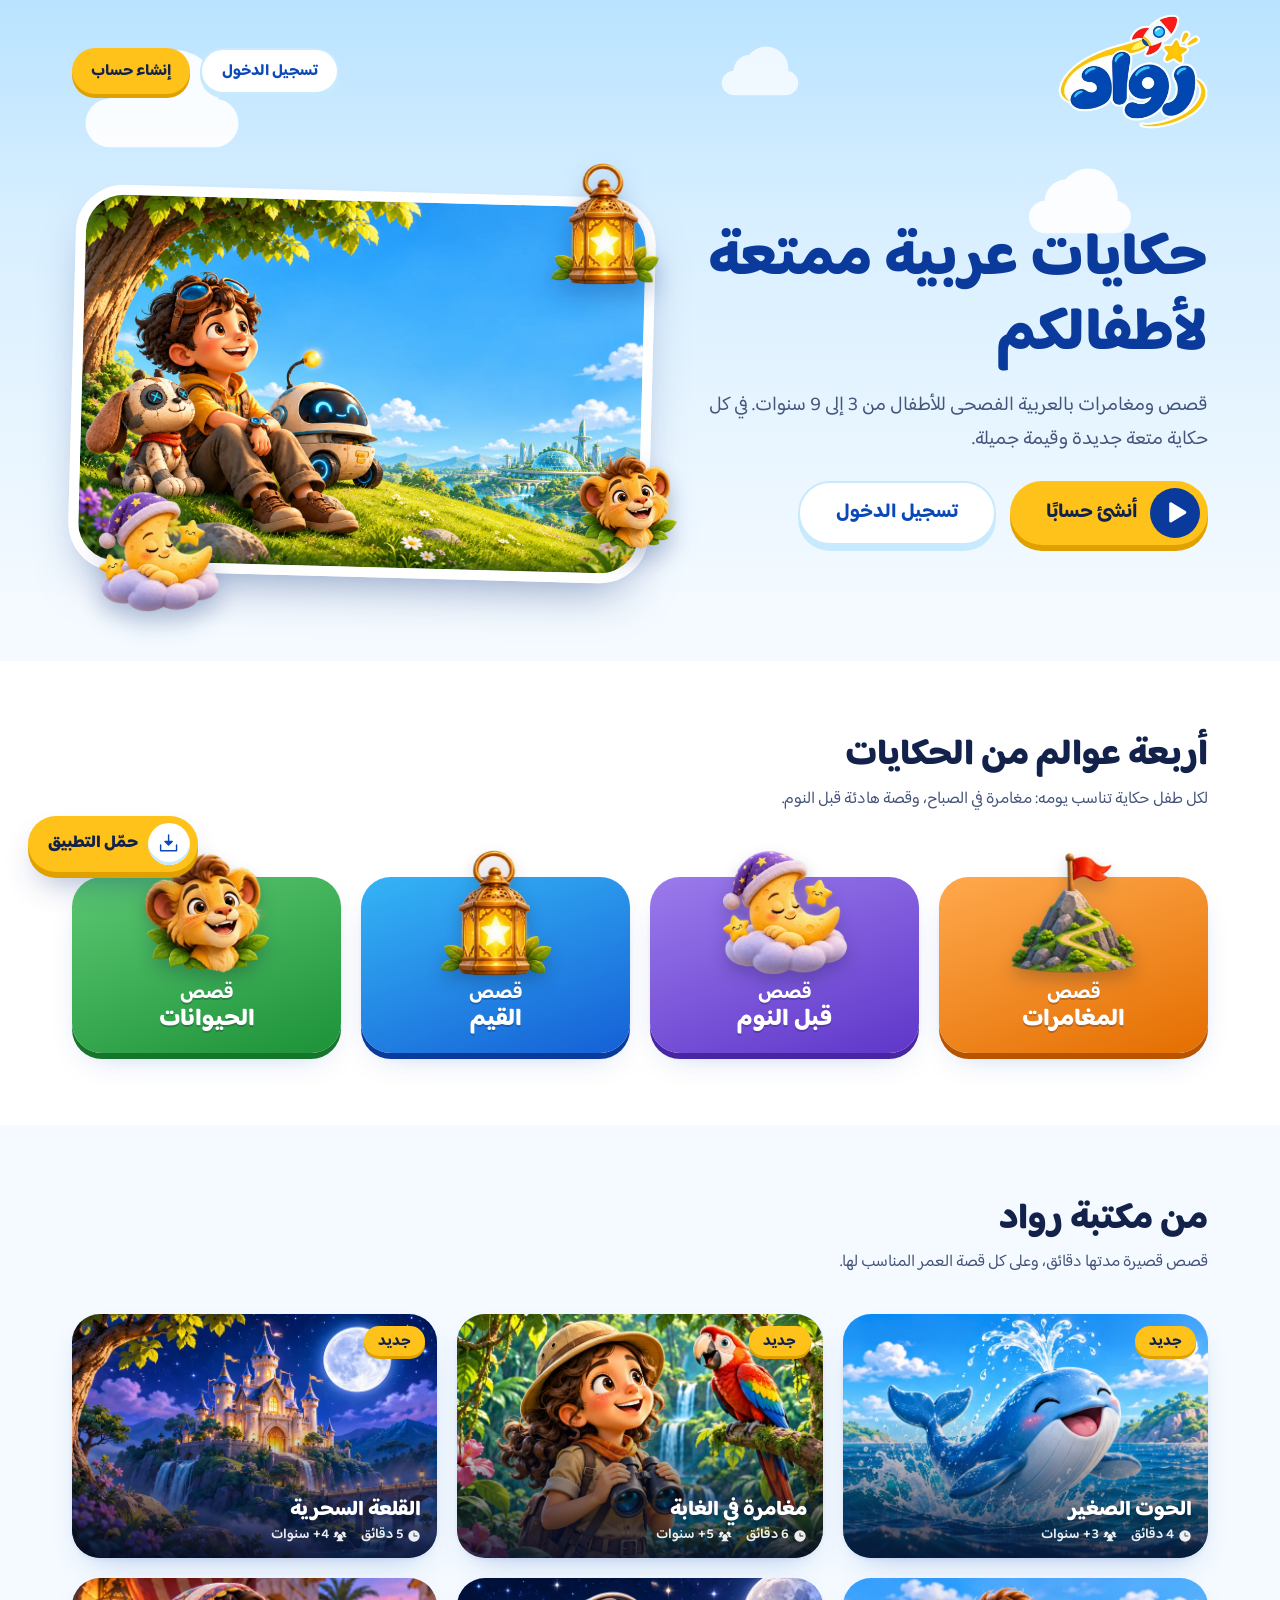
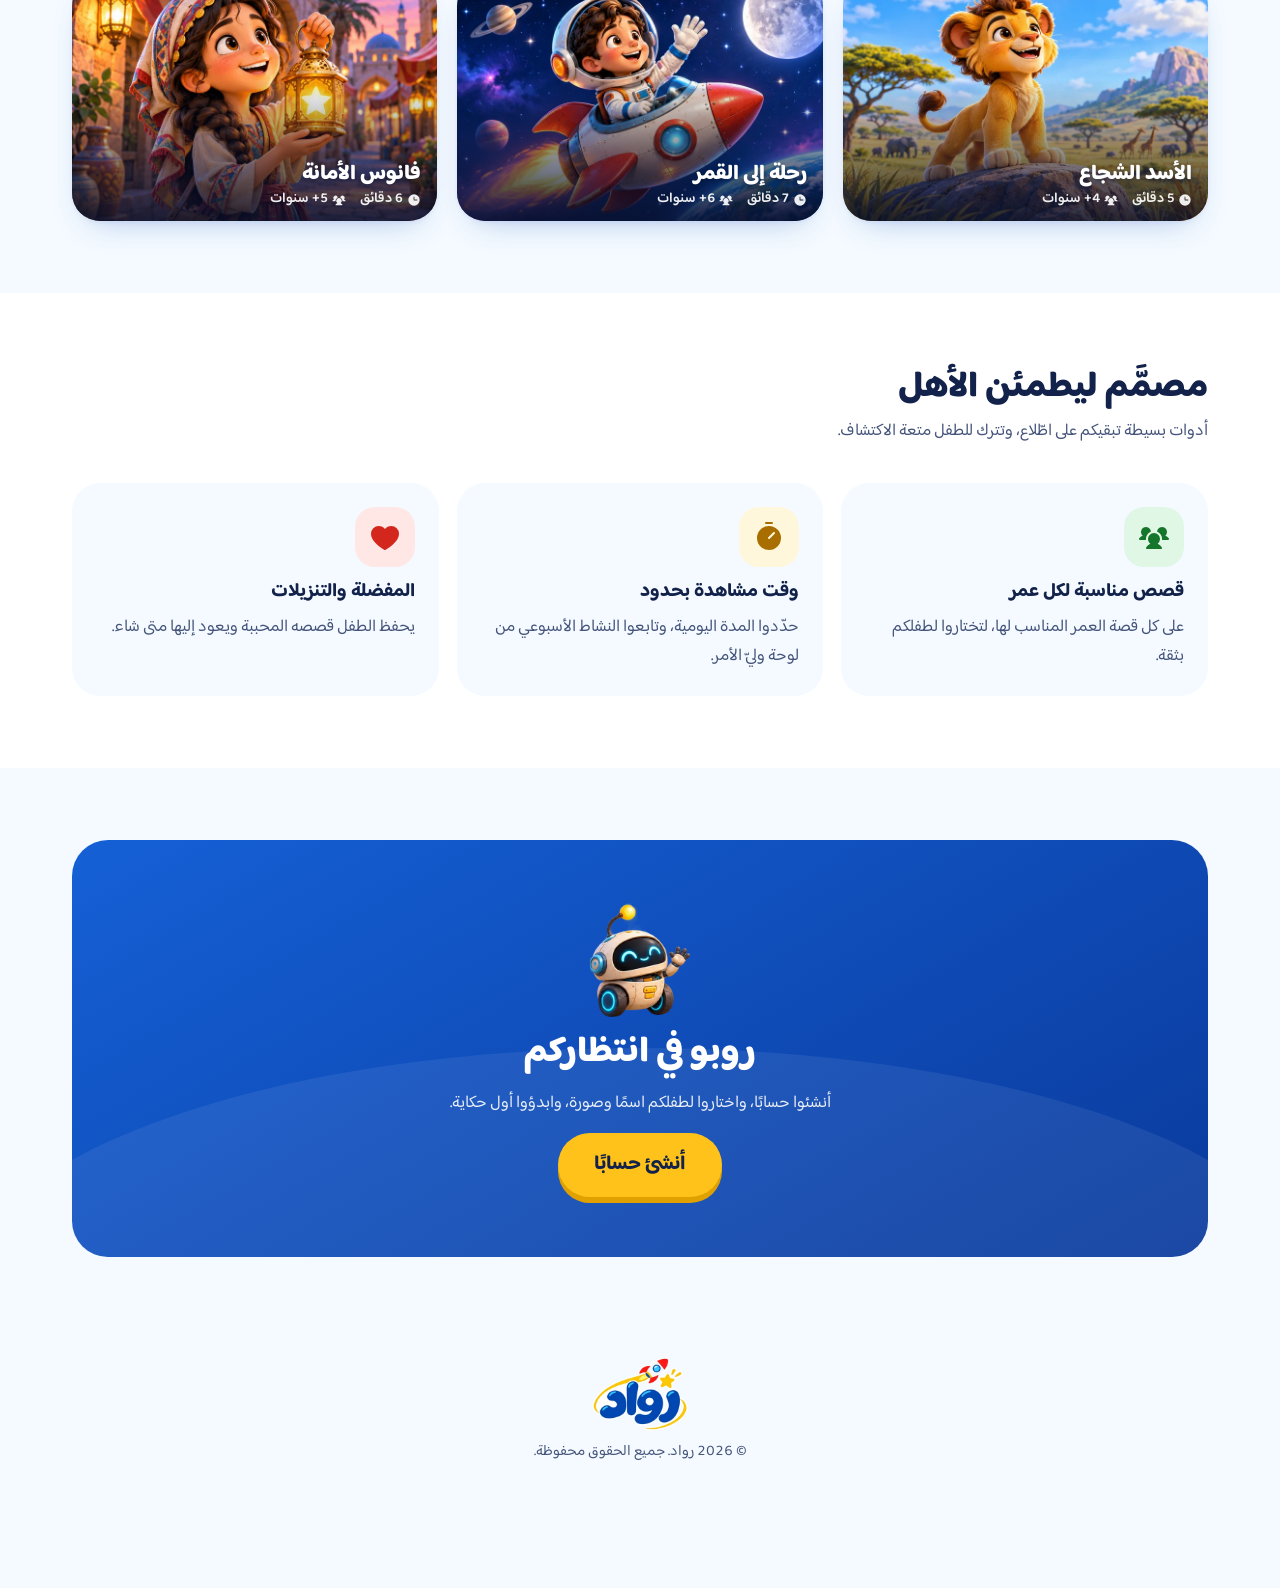
<file: index.html>
<!doctype html>
<html lang="ar" dir="rtl">
<head>
  <meta charset="utf-8">
  <meta name="viewport" content="width=device-width, initial-scale=1, viewport-fit=cover">
  <title>رواد — حكايات عربية للأطفال من 3 إلى 9 سنوات</title>
  <meta name="description" content="رواد: قصص ومغامرات بالعربية الفصحى للأطفال من 3 إلى 9 سنوات — مغامرات، قصص قبل النوم، قصص القيم وقصص الحيوانات.">
  <meta name="theme-color" content="#b9e3ff">
  <!-- عند النشر: أضف <link rel="canonical"> واجعل روابط og:image و og:url مطلقة باسم النطاق -->
  <meta property="og:type" content="website">
  <meta property="og:locale" content="ar_AR">
  <meta property="og:site_name" content="رواد">
  <meta property="og:title" content="رواد — حكايات عربية للأطفال">
  <meta property="og:description" content="قصص ومغامرات بالعربية الفصحى للأطفال من 3 إلى 9 سنوات.">
  <meta property="og:image" content="assets/img/brand/og-image.jpg">
  <meta name="twitter:card" content="summary_large_image">
  <link rel="icon" type="image/png" sizes="64x64" href="assets/img/brand/favicon-64.png">
  <link rel="apple-touch-icon" href="assets/img/brand/apple-touch-icon.png">
  <link rel="manifest" href="manifest.webmanifest">
  <meta name="mobile-web-app-capable" content="yes">
  <meta name="apple-mobile-web-app-capable" content="yes">
  <meta name="apple-mobile-web-app-title" content="رواد">
  <meta name="apple-mobile-web-app-status-bar-style" content="default">
  <link rel="preconnect" href="https://fonts.googleapis.com">
  <link rel="preconnect" href="https://fonts.gstatic.com" crossorigin>
  <link rel="stylesheet" href="https://fonts.googleapis.com/css2?family=Baloo+Bhaijaan+2:wght@400..800&display=swap">
  <link rel="stylesheet" href="assets/css/rowad.css">
  <link rel="preload" as="image" href="assets/img/hero/robo-wide.webp" fetchpriority="high">
</head>
<body data-page="landing">
  <script src="assets/js/icons.js"></script>
  <a class="skip-link" href="#main">تخطَّ إلى المحتوى</a>
  <div class="sky" aria-hidden="true">
    <span class="cloud cloud--1"></span><span class="cloud cloud--2"></span><span class="cloud cloud--3"></span><span class="cloud cloud--4"></span>
  </div>

  <header class="site-head">
    <a class="site-head__logo" href="index.html" aria-label="رواد — الصفحة الرئيسية">
      <img src="assets/img/brand/logo-280.webp" alt="رواد" width="280" height="215">
    </a>
    <div class="site-head__actions" id="headActions">
      <a class="btn btn--ghost btn--sm" href="login.html">تسجيل الدخول</a>
      <a class="btn btn--sun btn--sm site-head__signup" href="signup.html">إنشاء حساب</a>
    </div>
  </header>

  <main id="main">
    <section class="wrap landing-hero">
      <div class="landing-hero__text enter">
        <h1 class="h-display">حكايات عربية ممتعة لأطفالكم</h1>
        <p class="lead">قصص ومغامرات بالعربية الفصحى للأطفال من 3 إلى 9 سنوات. في كل حكاية متعة جديدة وقيمة جميلة.</p>
        <div class="landing-hero__cta">
          <a class="btn btn--sun btn--lg btn--play" href="signup.html" data-cta>
            <span class="btn__play"><svg class="ico" aria-hidden="true"><use href="#i-play-fill"/></svg></span><span data-cta-label>أنشئ حسابًا</span>
          </a>
          <a class="btn btn--ghost btn--lg" href="login.html" data-login>تسجيل الدخول</a>
        </div>
      </div>

      <div class="landing-hero__art">
        <div class="landing-hero__frame">
          <img src="assets/img/hero/robo-wide.webp" alt="يوسف وكلبه بندق والروبوت روبو يجلسون على تلّة خضراء تطل على مدينة المستقبل" width="1536" height="1024" fetchpriority="high">
        </div>
        <img class="landing-hero__float landing-hero__float--1" src="assets/img/icons/values.webp" alt="" width="320" height="320">
        <img class="landing-hero__float landing-hero__float--2" src="assets/img/icons/bedtime.webp" alt="" width="320" height="320">
        <img class="landing-hero__float landing-hero__float--3" src="assets/img/icons/animals.webp" alt="" width="320" height="320">
      </div>
    </section>

    <section class="band band--white" aria-labelledby="worldsTitle">
      <div class="wrap">
        <div class="band__head">
          <h2 class="h1" id="worldsTitle">أربعة عوالم من الحكايات</h2>
          <p>لكل طفل حكاية تناسب يومه: مغامرة في الصباح، وقصة هادئة قبل النوم.</p>
        </div>
        <nav class="cats" id="cats" aria-label="تصنيفات القصص"></nav>
      </div>
    </section>

    <section class="band" aria-labelledby="libraryTitle">
      <div class="wrap">
        <div class="band__head">
          <h2 class="h1" id="libraryTitle">من مكتبة رواد</h2>
          <p>قصص قصيرة مدتها دقائق، وعلى كل قصة العمر المناسب لها.</p>
        </div>
        <div class="rail rail--grid" id="previewRail"></div>
      </div>
    </section>

    <section class="band band--white" aria-labelledby="parentsTitle">
      <div class="wrap">
        <div class="band__head">
          <h2 class="h1" id="parentsTitle">مصمَّم ليطمئن الأهل</h2>
          <p>أدوات بسيطة تبقيكم على اطّلاع، وتترك للطفل متعة الاكتشاف.</p>
        </div>
        <div class="features">
          <article class="feature">
            <span class="tone-icon" data-tone="green"><svg class="ico" aria-hidden="true"><use href="#i-users-three-fill"/></svg></span>
            <h3 class="h3">قصص مناسبة لكل عمر</h3>
            <p>على كل قصة العمر المناسب لها، لتختاروا لطفلكم بثقة.</p>
          </article>
          <article class="feature">
            <span class="tone-icon" data-tone="sun"><svg class="ico" aria-hidden="true"><use href="#i-timer-fill"/></svg></span>
            <h3 class="h3">وقت مشاهدة بحدود</h3>
            <p>حدّدوا المدة اليومية، وتابعوا النشاط الأسبوعي من لوحة وليّ الأمر.</p>
          </article>
          <article class="feature">
            <span class="tone-icon" data-tone="red"><svg class="ico" aria-hidden="true"><use href="#i-heart-fill"/></svg></span>
            <h3 class="h3">المفضلة والتنزيلات</h3>
            <p>يحفظ الطفل قصصه المحببة ويعود إليها متى شاء.</p>
          </article>
        </div>
      </div>
    </section>

    <section class="band">
      <div class="wrap">
        <div class="cta-band">
          <img src="assets/img/icons/robo-wave.webp" alt="" width="320" height="320" loading="lazy">
          <h2 class="h1">روبو في انتظاركم</h2>
          <p>أنشئوا حسابًا، واختاروا لطفلكم اسمًا وصورة، وابدؤوا أول حكاية.</p>
          <a class="btn btn--sun btn--lg" href="signup.html" data-cta><span data-cta-label>أنشئ حسابًا</span></a>
        </div>
      </div>
    </section>
  </main>

  <footer class="site-foot">
    <img src="assets/img/brand/logo-280.webp" alt="رواد" width="280" height="215" loading="lazy">
    <p>© <span class="num">2026</span> رواد. جميع الحقوق محفوظة.</p>
  </footer>

  <script src="assets/js/data.js" defer></script>
  <script src="assets/js/app.js" defer></script>
  <script src="assets/js/pages.js" defer></script>
  <script src="assets/js/pwa.js" defer></script>
</body>
</html>
</file>
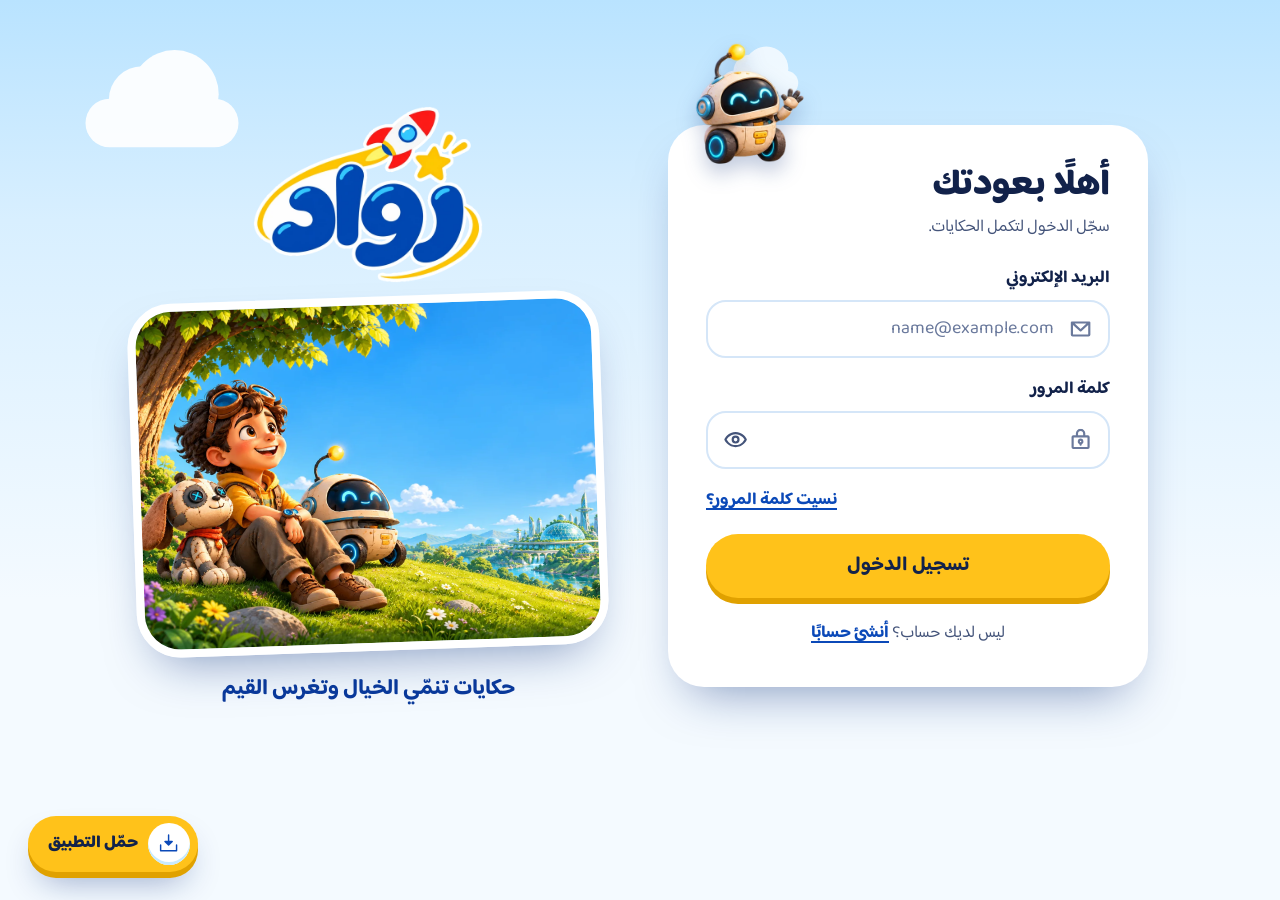
<file: dashboard.html>
<!doctype html>
<html lang="ar" dir="rtl" data-auth="required">
<head>
  <meta charset="utf-8">
  <meta name="viewport" content="width=device-width, initial-scale=1, viewport-fit=cover">
  <title>لوحة وليّ الأمر — رواد</title>
  <meta name="description" content="تابع وقت مشاهدة طفلك ونشاطه الأسبوعي في رواد.">
  <meta name="robots" content="noindex">
  <meta name="theme-color" content="#b9e3ff">
  <link rel="icon" type="image/png" sizes="64x64" href="assets/img/brand/favicon-64.png">
  <link rel="apple-touch-icon" href="assets/img/brand/apple-touch-icon.png">
  <link rel="manifest" href="manifest.webmanifest">
  <meta name="mobile-web-app-capable" content="yes">
  <meta name="apple-mobile-web-app-capable" content="yes">
  <meta name="apple-mobile-web-app-title" content="رواد">
  <meta name="apple-mobile-web-app-status-bar-style" content="default">
  <link rel="preconnect" href="https://fonts.googleapis.com">
  <link rel="preconnect" href="https://fonts.gstatic.com" crossorigin>
  <link rel="stylesheet" href="https://fonts.googleapis.com/css2?family=Baloo+Bhaijaan+2:wght@400..800&display=swap">
  <link rel="stylesheet" href="assets/css/rowad.css">
  <script src="assets/js/guard.js"></script>
</head>
<body class="app" data-page="dashboard" data-nav="profile">
  <script src="assets/js/icons.js"></script>
  <a class="skip-link" href="#main">تخطَّ إلى المحتوى</a>

  <header class="topbar" id="topbar"></header>

  <main class="main stack" id="main" hidden>
    <div class="page-head">
      <div>
        <h1 class="h1">لوحة وليّ الأمر</h1>
        <p>نشاط <span data-child-name>طفلك</span> خلال آخر سبعة أيام.</p>
      </div>
      <a class="btn btn--ghost btn--sm" href="profile.html">
        <svg class="ico" aria-hidden="true"><use href="#i-arrow-right"/></svg>العودة إلى الملف
      </a>
    </div>

    <section class="card card--pad kid-summary" aria-label="الطفل">
      <span class="avatar"><img src="assets/img/avatars/youssef.webp" alt="" width="256" height="256" data-avatar></span>
      <div>
        <p class="kid-summary__name" data-child-name>طفلك</p>
        <p class="muted" id="kidLine"></p>
      </div>
      <span class="stars-pill" style="margin-inline-start:auto;box-shadow:none;background:var(--sun-100)" role="img" aria-label="رصيد النجوم">
        <svg class="ico" aria-hidden="true"><use href="#i-star-fill"/></svg><span class="num" data-stars>0</span>
      </span>
    </section>

    <section class="tiles tiles--4" aria-label="ملخص الأسبوع">
      <div class="tile card">
        <span class="tone-icon"><svg class="ico" aria-hidden="true"><use href="#i-timer-fill"/></svg></span>
        <span class="tile__value num" id="tWeek">0</span>
        <span class="tile__label">دقائق هذا الأسبوع</span>
      </div>
      <div class="tile card">
        <span class="tone-icon" data-tone="green"><svg class="ico" aria-hidden="true"><use href="#i-check-circle-fill"/></svg></span>
        <span class="tile__value num" id="tDone">0</span>
        <span class="tile__label">قصص مكتملة</span>
      </div>
      <div class="tile card">
        <span class="tone-icon" data-tone="red"><svg class="ico" aria-hidden="true"><use href="#i-heart-fill"/></svg></span>
        <span class="tile__value num" id="tFav">0</span>
        <span class="tile__label">في المفضلة</span>
      </div>
      <div class="tile card">
        <span class="tone-icon" data-tone="orange"><svg class="ico" aria-hidden="true"><use href="#i-fire-fill"/></svg></span>
        <span class="tile__value num" id="tStreak">0</span>
        <span class="tile__label">أيام متتالية</span>
      </div>
    </section>

    <div class="dash-grid">
      <section class="card card--pad chart" aria-labelledby="weekTitle">
        <div class="chart__head">
          <h2 class="h3" id="weekTitle">دقائق المشاهدة اليومية</h2>
          <p class="chart__total" id="weekTotal"></p>
        </div>
        <div class="bars" id="weekChart"></div>
        <div class="bars__axis" id="weekAxis" aria-hidden="true"></div>
        <p class="muted" id="weekEmpty" hidden>لا توجد مشاهدات هذا الأسبوع بعد. سيظهر النشاط هنا بعد مشاهدة أول قصة.</p>

        <button class="see-all" type="button" id="toggleTable" aria-expanded="false" aria-controls="weekTableWrap" style="margin-top:10px">
          <svg class="ico" aria-hidden="true"><use href="#i-table"/></svg><span>عرض كجدول</span>
        </button>
        <div class="table-wrap" id="weekTableWrap" hidden>
          <table class="data-table" id="weekTable">
            <caption class="sr-only">دقائق المشاهدة لكل يوم</caption>
            <thead><tr><th scope="col">اليوم</th><th scope="col">الدقائق</th></tr></thead>
            <tbody></tbody>
          </table>
        </div>
      </section>

      <section class="card card--pad" aria-labelledby="catsTitle">
        <div class="chart__head">
          <h2 class="h3" id="catsTitle">ماذا يشاهد؟</h2>
          <p class="chart__total">بالدقائق</p>
        </div>
        <ul class="hbars" id="catBars"></ul>
      </section>
    </div>

    <div class="dash-grid">
      <section class="card card--pad" aria-labelledby="recentTitle">
        <h2 class="h3" id="recentTitle" style="margin-bottom:8px">آخر ما شاهد</h2>
        <ul class="activity" id="activity"></ul>
      </section>

      <section class="card card--pad" aria-labelledby="limitTitle">
        <div class="setting">
          <div>
            <h2 class="h3" id="limitTitle">الحد اليومي للمشاهدة</h2>
            <p class="muted small">عند بلوغ الحد يتوقف التشغيل حتى اليوم التالي.</p>
          </div>
          <div class="segmented" id="limitSeg" role="group" aria-labelledby="limitTitle">
            <button type="button" data-limit="30" aria-pressed="false"><span class="num">30</span> د</button>
            <button type="button" data-limit="45" aria-pressed="false"><span class="num">45</span> د</button>
            <button type="button" data-limit="60" aria-pressed="false"><span class="num">60</span> د</button>
            <button type="button" data-limit="90" aria-pressed="false"><span class="num">90</span> د</button>
            <button type="button" data-limit="0" aria-pressed="false">بلا حد</button>
          </div>
        </div>
      </section>
    </div>
  </main>

  <script src="assets/js/data.js" defer></script>
  <script src="assets/js/app.js" defer></script>
  <script src="assets/js/pages.js" defer></script>
  <script src="assets/js/pwa.js" defer></script>
</body>
</html>
</file>
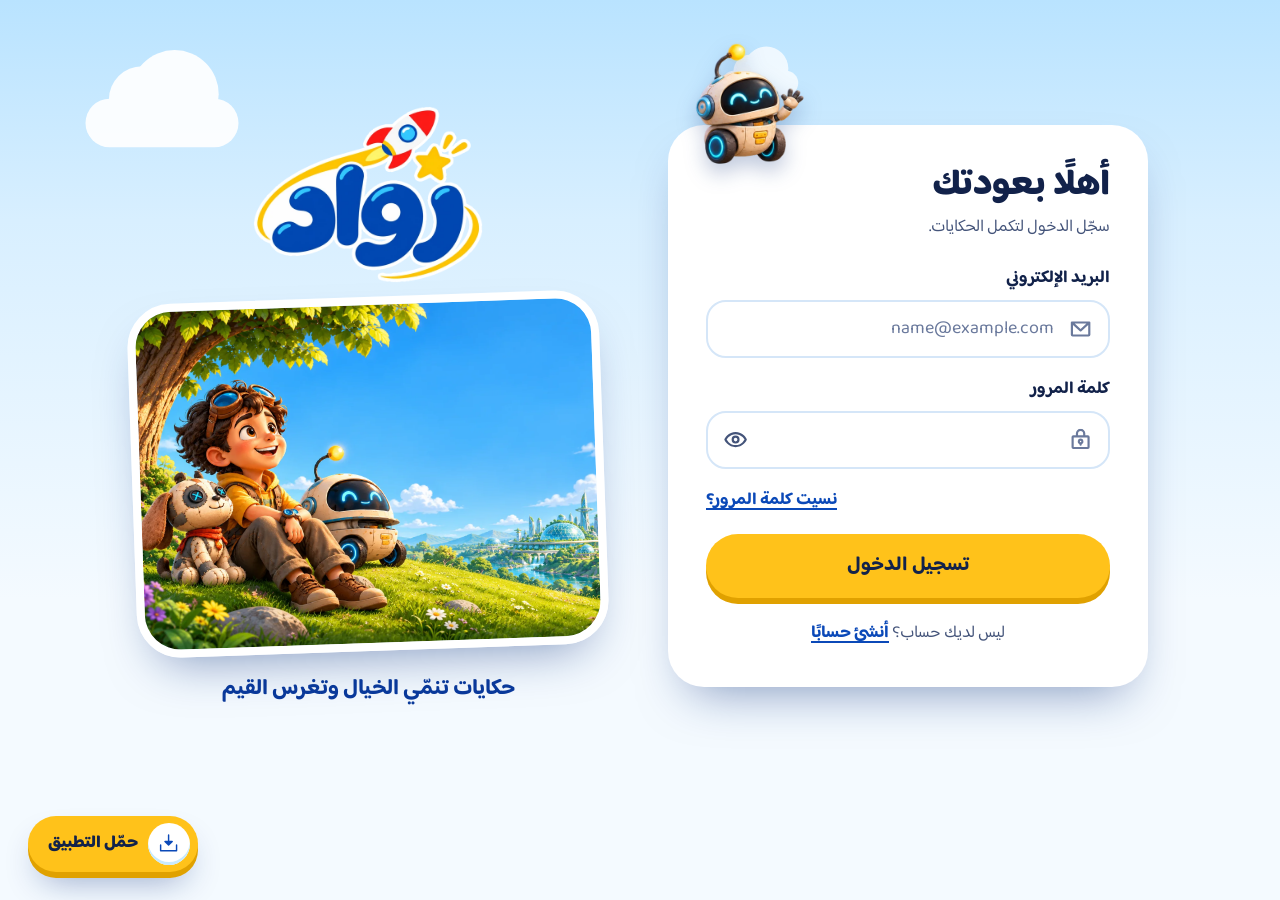
<file: downloads.html>
<!doctype html>
<html lang="ar" dir="rtl" data-auth="required">
<head>
  <meta charset="utf-8">
  <meta name="viewport" content="width=device-width, initial-scale=1, viewport-fit=cover">
  <title>التنزيلات — رواد</title>
  <meta name="description" content="القصص التي نزّلتها في رواد.">
  <meta name="robots" content="noindex">
  <meta name="theme-color" content="#b9e3ff">
  <link rel="icon" type="image/png" sizes="64x64" href="assets/img/brand/favicon-64.png">
  <link rel="apple-touch-icon" href="assets/img/brand/apple-touch-icon.png">
  <link rel="manifest" href="manifest.webmanifest">
  <meta name="mobile-web-app-capable" content="yes">
  <meta name="apple-mobile-web-app-capable" content="yes">
  <meta name="apple-mobile-web-app-title" content="رواد">
  <meta name="apple-mobile-web-app-status-bar-style" content="default">
  <link rel="preconnect" href="https://fonts.googleapis.com">
  <link rel="preconnect" href="https://fonts.gstatic.com" crossorigin>
  <link rel="stylesheet" href="https://fonts.googleapis.com/css2?family=Baloo+Bhaijaan+2:wght@400..800&display=swap">
  <link rel="stylesheet" href="assets/css/rowad.css">
  <script src="assets/js/guard.js"></script>
</head>
<body class="app" data-page="downloads">
  <script src="assets/js/icons.js"></script>
  <a class="skip-link" href="#main">تخطَّ إلى المحتوى</a>

  <header class="topbar" id="topbar"></header>

  <main class="main stack" id="main">
    <div class="page-head">
      <h1 class="h1">التنزيلات</h1>
      <p class="result-count" id="dlSummary" aria-live="polite" hidden>
        <span id="dlCount"></span> — <span class="num" id="dlSize"></span> م.ب
      </p>
    </div>

    <ul class="dl-list" id="dlList"></ul>
    <div id="empty" hidden></div>
  </main>

  <script src="assets/js/data.js" defer></script>
  <script src="assets/js/app.js" defer></script>
  <script src="assets/js/pages.js" defer></script>
  <script src="assets/js/pwa.js" defer></script>
</body>
</html>
</file>
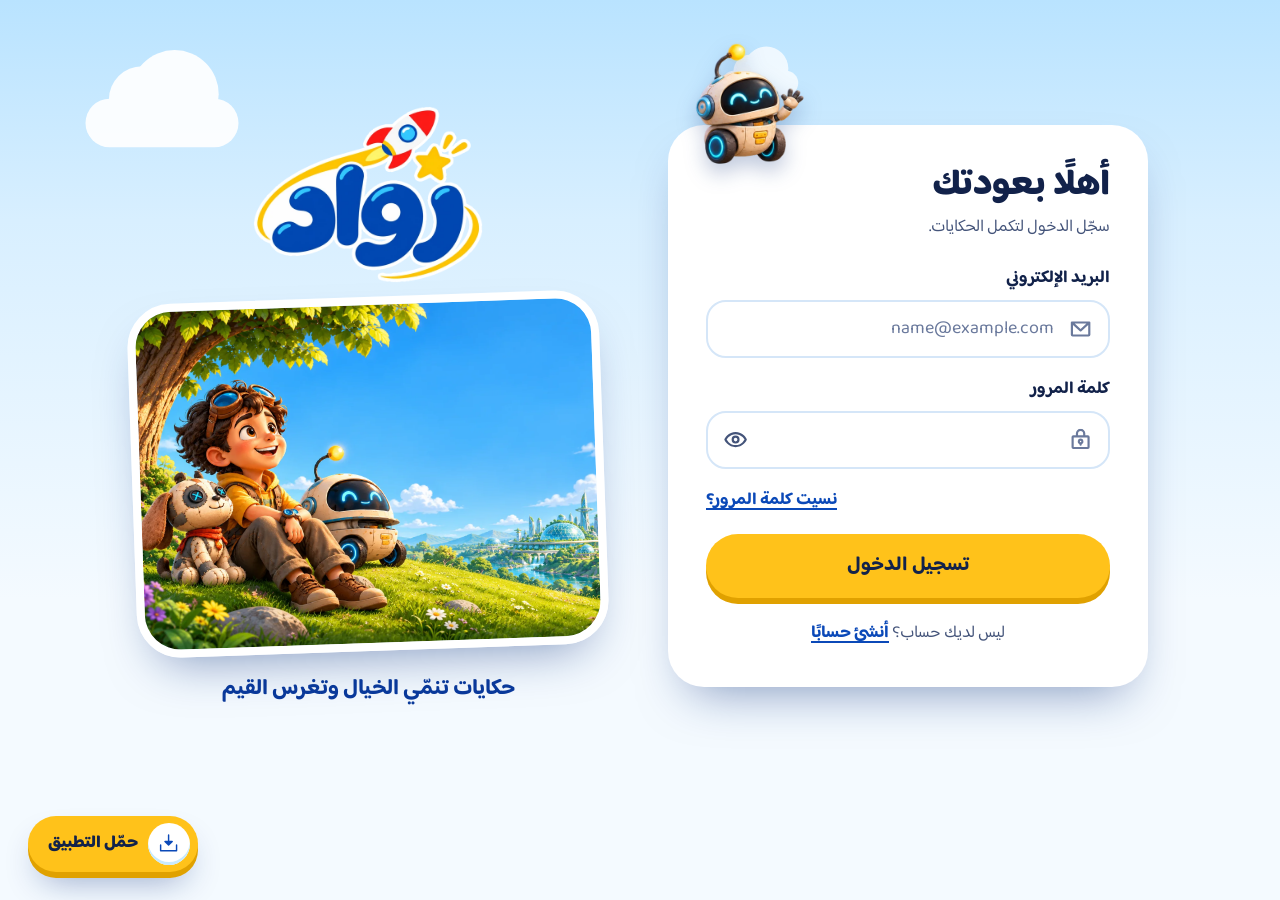
<file: favourites.html>
<!doctype html>
<html lang="ar" dir="rtl" data-auth="required">
<head>
  <meta charset="utf-8">
  <meta name="viewport" content="width=device-width, initial-scale=1, viewport-fit=cover">
  <title>المفضلة — رواد</title>
  <meta name="description" content="قصصك المفضلة في رواد.">
  <meta name="robots" content="noindex">
  <meta name="theme-color" content="#b9e3ff">
  <link rel="icon" type="image/png" sizes="64x64" href="assets/img/brand/favicon-64.png">
  <link rel="apple-touch-icon" href="assets/img/brand/apple-touch-icon.png">
  <link rel="manifest" href="manifest.webmanifest">
  <meta name="mobile-web-app-capable" content="yes">
  <meta name="apple-mobile-web-app-capable" content="yes">
  <meta name="apple-mobile-web-app-title" content="رواد">
  <meta name="apple-mobile-web-app-status-bar-style" content="default">
  <link rel="preconnect" href="https://fonts.googleapis.com">
  <link rel="preconnect" href="https://fonts.gstatic.com" crossorigin>
  <link rel="stylesheet" href="https://fonts.googleapis.com/css2?family=Baloo+Bhaijaan+2:wght@400..800&display=swap">
  <link rel="stylesheet" href="assets/css/rowad.css">
  <script src="assets/js/guard.js"></script>
</head>
<body class="app" data-page="favourites">
  <script src="assets/js/icons.js"></script>
  <a class="skip-link" href="#main">تخطَّ إلى المحتوى</a>

  <header class="topbar" id="topbar"></header>

  <main class="main stack" id="main">
    <div class="page-head">
      <h1 class="h1">قصصي المفضلة</h1>
      <p class="result-count" id="resultCount" aria-live="polite"></p>
    </div>

    <div class="grid-stories" id="grid"></div>
    <div id="empty" hidden></div>
  </main>

  <script src="assets/js/data.js" defer></script>
  <script src="assets/js/app.js" defer></script>
  <script src="assets/js/pages.js" defer></script>
  <script src="assets/js/pwa.js" defer></script>
</body>
</html>
</file>
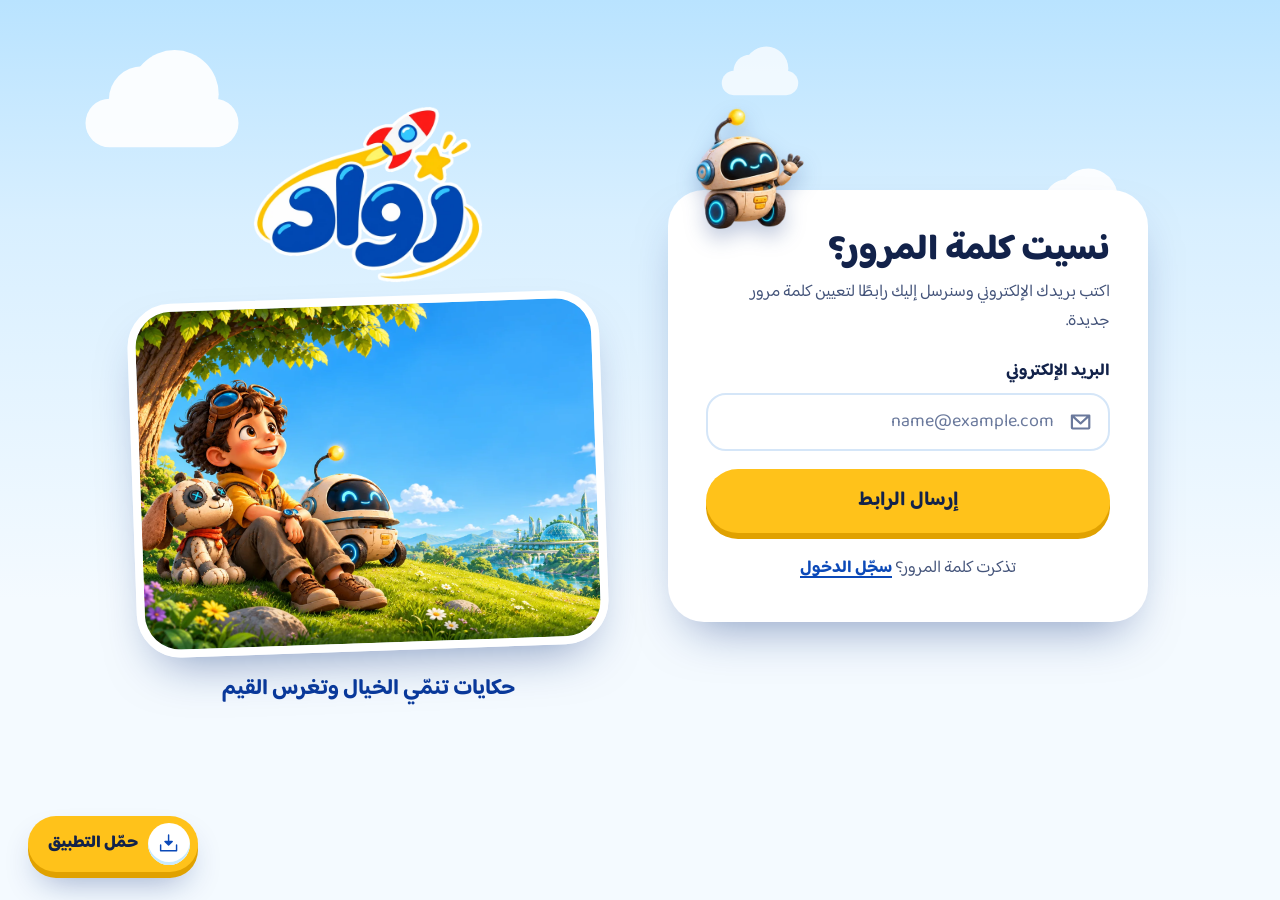
<file: forgot-password.html>
<!doctype html>
<html lang="ar" dir="rtl" data-auth="guest">
<head>
  <meta charset="utf-8">
  <meta name="viewport" content="width=device-width, initial-scale=1, viewport-fit=cover">
  <title>استعادة كلمة المرور — رواد</title>
  <meta name="description" content="استعد كلمة المرور لحسابك في رواد.">
  <meta name="theme-color" content="#b9e3ff">
  <link rel="icon" type="image/png" sizes="64x64" href="assets/img/brand/favicon-64.png">
  <link rel="apple-touch-icon" href="assets/img/brand/apple-touch-icon.png">
  <link rel="manifest" href="manifest.webmanifest">
  <meta name="mobile-web-app-capable" content="yes">
  <meta name="apple-mobile-web-app-capable" content="yes">
  <meta name="apple-mobile-web-app-title" content="رواد">
  <meta name="apple-mobile-web-app-status-bar-style" content="default">
  <link rel="preconnect" href="https://fonts.googleapis.com">
  <link rel="preconnect" href="https://fonts.gstatic.com" crossorigin>
  <link rel="stylesheet" href="https://fonts.googleapis.com/css2?family=Baloo+Bhaijaan+2:wght@400..800&display=swap">
  <link rel="stylesheet" href="assets/css/rowad.css">
  <script src="assets/js/guard.js"></script>
</head>
<body class="auth" data-page="forgot">
  <script src="assets/js/icons.js"></script>
  <div class="sky" aria-hidden="true">
    <span class="cloud cloud--1"></span><span class="cloud cloud--2"></span><span class="cloud cloud--3"></span><span class="cloud cloud--4"></span>
  </div>

  <main class="auth__wrap" id="main">
    <a class="auth__logo" href="index.html" aria-label="رواد — الصفحة الرئيسية">
      <img src="assets/img/brand/logo-280.webp" alt="رواد" width="280" height="215">
    </a>

    <section class="auth__card" aria-labelledby="authTitle">
      <img class="auth__mascot" src="assets/img/icons/robo-wave.webp" alt="" width="320" height="320">

      <div class="auth__head" id="authHead">
        <h1 class="h1" id="authTitle">نسيت كلمة المرور؟</h1>
        <p>اكتب بريدك الإلكتروني وسنرسل إليك رابطًا لتعيين كلمة مرور جديدة.</p>
      </div>

      <form class="auth__form" id="forgotForm" novalidate>
        <div class="field">
          <label class="field__label" for="email">البريد الإلكتروني</label>
          <div class="field__control">
            <svg class="ico field__icon" aria-hidden="true"><use href="#i-envelope-simple"/></svg>
            <input class="input" id="email" name="email" type="email" inputmode="email" dir="ltr" autocomplete="email" autocapitalize="none" spellcheck="false" placeholder="name@example.com" aria-describedby="emailErr" required>
          </div>
          <p class="field__error" id="emailErr" aria-live="polite"></p>
        </div>

        <button class="btn btn--sun btn--lg btn--block" type="submit" id="submitBtn">إرسال الرابط</button>
      </form>

      <div class="success" id="forgotDone" hidden>
        <span class="success__icon"><svg class="ico" aria-hidden="true"><use href="#i-check-circle-fill"/></svg></span>
        <h2 class="h1">تحقق من بريدك</h2>
        <p>إذا كان البريد <strong class="num" id="sentTo"></strong> مسجّلًا لدينا فستصلك خلال دقائق رسالة فيها رابط تعيين كلمة المرور.</p>
        <a class="btn btn--blue btn--block" id="backToLogin" href="login.html">العودة إلى تسجيل الدخول</a>
        <button class="link" type="button" id="resend" style="margin-top:8px">لم تصل الرسالة؟ أعد الإرسال</button>
      </div>

      <p class="auth__alt" id="authAlt">تذكرت كلمة المرور؟ <a class="link" href="login.html">سجّل الدخول</a></p>
    </section>

    <aside class="auth__art" aria-hidden="true">
      <img class="auth__art-logo" src="assets/img/brand/logo.webp" alt="" width="560" height="430">
      <div class="auth__art-frame">
        <img src="assets/img/hero/robo-wide.webp" alt="" width="1536" height="1024">
      </div>
      <p>حكايات تنمّي الخيال وتغرس القيم</p>
    </aside>
  </main>

  <script src="assets/js/data.js" defer></script>
  <script src="assets/js/app.js" defer></script>
  <script src="assets/js/pages.js" defer></script>
  <script src="assets/js/pwa.js" defer></script>
</body>
</html>
</file>
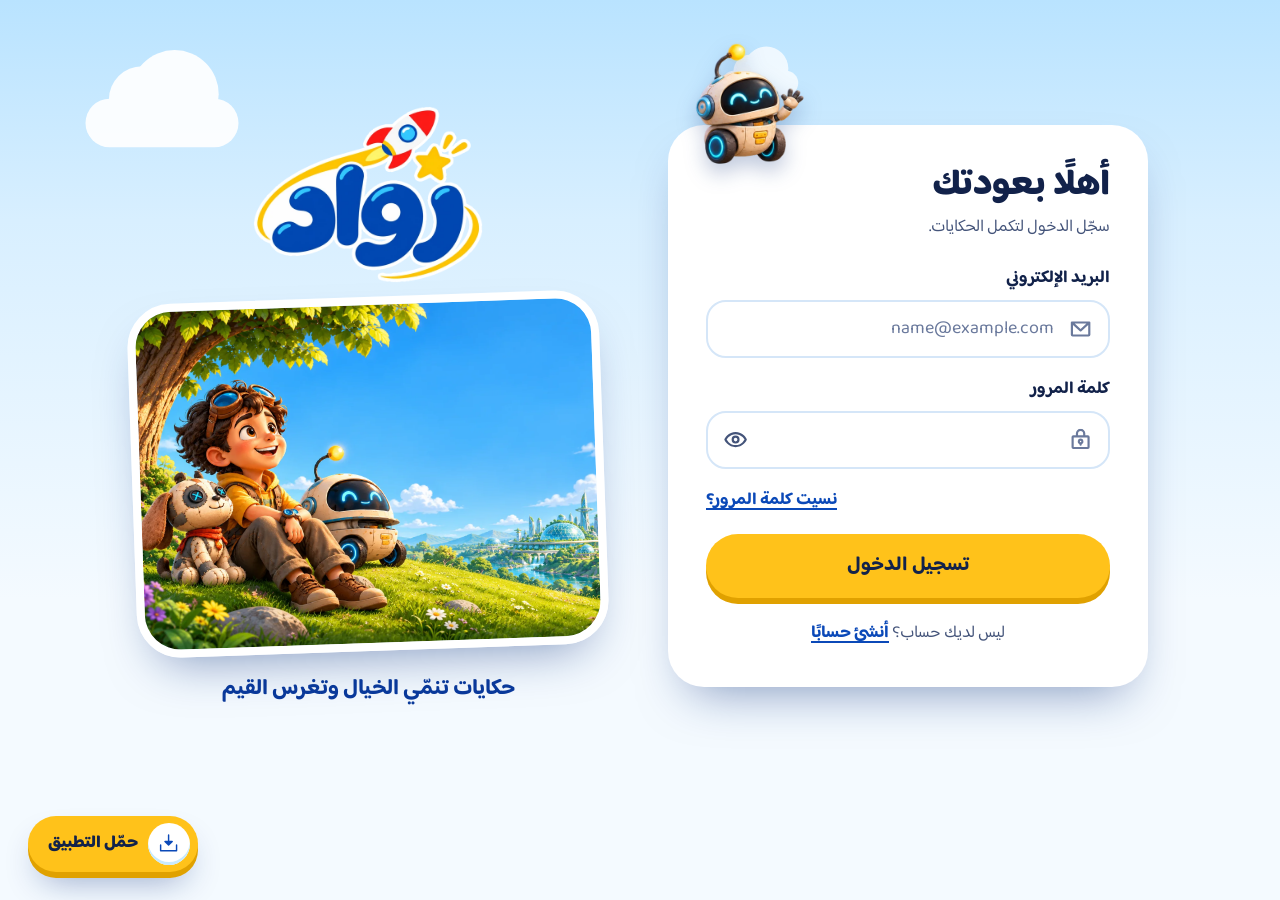
<file: home.html>
<!doctype html>
<html lang="ar" dir="rtl" data-auth="required">
<head>
  <meta charset="utf-8">
  <meta name="viewport" content="width=device-width, initial-scale=1, viewport-fit=cover">
  <title>الرئيسية — رواد</title>
  <meta name="description" content="قصص ومغامرات عربية للأطفال من 3 إلى 9 سنوات.">
  <meta name="robots" content="noindex">
  <meta name="theme-color" content="#b9e3ff">
  <link rel="icon" type="image/png" sizes="64x64" href="assets/img/brand/favicon-64.png">
  <link rel="apple-touch-icon" href="assets/img/brand/apple-touch-icon.png">
  <link rel="manifest" href="manifest.webmanifest">
  <meta name="mobile-web-app-capable" content="yes">
  <meta name="apple-mobile-web-app-capable" content="yes">
  <meta name="apple-mobile-web-app-title" content="رواد">
  <meta name="apple-mobile-web-app-status-bar-style" content="default">
  <link rel="preconnect" href="https://fonts.googleapis.com">
  <link rel="preconnect" href="https://fonts.gstatic.com" crossorigin>
  <link rel="stylesheet" href="https://fonts.googleapis.com/css2?family=Baloo+Bhaijaan+2:wght@400..800&display=swap">
  <link rel="stylesheet" href="https://cdn.jsdelivr.net/npm/swiper@11.1.14/swiper-bundle.min.css" integrity="sha384-IFb872aCXZQb6BKRUHmGn0YHKnFl4ylZjkgVRRyMTEQ5bjo/H6xFUiLJm6opOO66" crossorigin="anonymous">
  <link rel="stylesheet" href="assets/css/rowad.css">
  <link rel="preload" as="image" href="assets/img/hero/robo-wide.webp" fetchpriority="high">
  <script src="assets/js/guard.js"></script>
</head>
<body class="app" data-page="home">
  <script src="assets/js/icons.js"></script>
  <a class="skip-link" href="#main">تخطَّ إلى المحتوى</a>

  <header class="topbar" id="topbar"></header>

  <main class="main stack enter" id="main">
    <section class="greeting" aria-labelledby="hello">
      <span class="greeting__wave" aria-hidden="true"><span>👋</span></span>
      <div>
        <h1 class="h1" id="hello">مرحبًا يا <span data-child-name>صديقنا</span></h1>
        <p>حكاية جديدة في انتظارك اليوم!</p>
      </div>
    </section>

    <section aria-roledescription="carousel" aria-label="قصص مميزة">
      <div class="swiper hero" id="hero">
        <div class="swiper-wrapper" id="heroSlides"></div>
      </div>
      <div class="hero-dots" id="heroDots"></div>
    </section>

    <nav class="cats" id="cats" aria-label="تصنيفات القصص"></nav>

    <section id="continueSec" aria-labelledby="continueTitle" hidden>
      <div class="section-head">
        <h2 class="section-title" id="continueTitle">
          <svg class="ico" aria-hidden="true"><use href="#i-play-circle-fill"/></svg>أكمل المشاهدة
        </h2>
      </div>
      <div id="continueCard"></div>
    </section>

    <section aria-label="حكاية اليوم" id="dailyCard"></section>

    <section aria-labelledby="newTitle">
      <div class="section-head">
        <h2 class="section-title" id="newTitle">
          <svg class="ico ico--sun" aria-hidden="true"><use href="#i-sparkle-fill"/></svg>قصص جديدة
        </h2>
        <a class="see-all" href="stories.html">عرض الكل<svg class="ico" aria-hidden="true"><use href="#i-caret-left"/></svg></a>
      </div>
      <div class="rail rail--grid" id="newRail"></div>
    </section>
  </main>

  <script src="https://cdn.jsdelivr.net/npm/swiper@11.1.14/swiper-bundle.min.js" integrity="sha384-JiF4eFN9V3I2Fry7TzFM3XKdq0P3abiVxpOeHjGz4cwvas+uNg6pFWVmuD6MKXqG" crossorigin="anonymous" defer></script>
  <script src="assets/js/data.js" defer></script>
  <script src="assets/js/app.js" defer></script>
  <script src="assets/js/pages.js" defer></script>
  <script src="assets/js/pwa.js" defer></script>
</body>
</html>
</file>
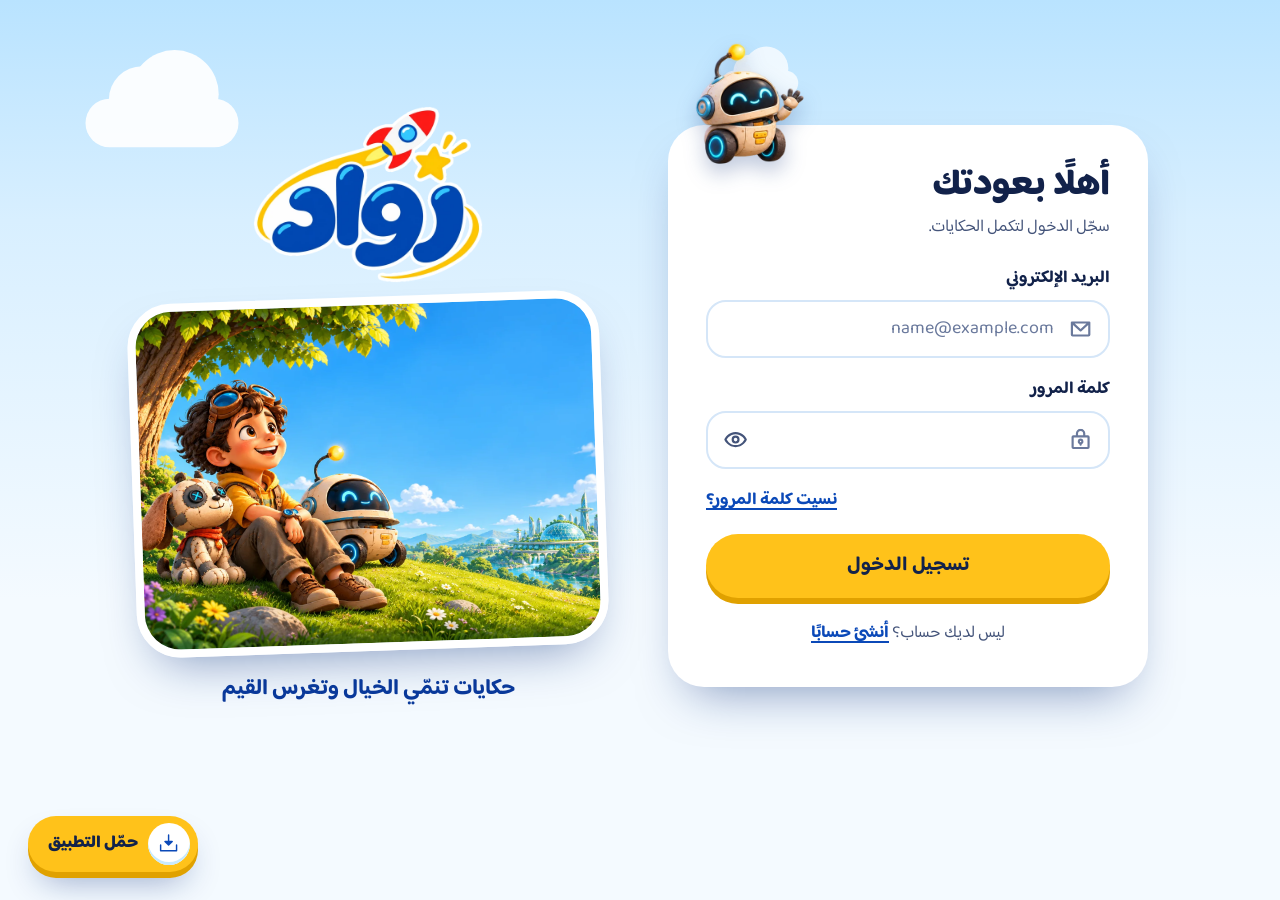
<file: login.html>
<!doctype html>
<html lang="ar" dir="rtl" data-auth="guest">
<head>
  <meta charset="utf-8">
  <meta name="viewport" content="width=device-width, initial-scale=1, viewport-fit=cover">
  <title>تسجيل الدخول — رواد</title>
  <meta name="description" content="سجّل الدخول إلى رواد لتكمل الحكايات مع طفلك.">
  <meta name="theme-color" content="#b9e3ff">
  <link rel="icon" type="image/png" sizes="64x64" href="assets/img/brand/favicon-64.png">
  <link rel="apple-touch-icon" href="assets/img/brand/apple-touch-icon.png">
  <link rel="manifest" href="manifest.webmanifest">
  <meta name="mobile-web-app-capable" content="yes">
  <meta name="apple-mobile-web-app-capable" content="yes">
  <meta name="apple-mobile-web-app-title" content="رواد">
  <meta name="apple-mobile-web-app-status-bar-style" content="default">
  <link rel="preconnect" href="https://fonts.googleapis.com">
  <link rel="preconnect" href="https://fonts.gstatic.com" crossorigin>
  <link rel="stylesheet" href="https://fonts.googleapis.com/css2?family=Baloo+Bhaijaan+2:wght@400..800&display=swap">
  <link rel="stylesheet" href="assets/css/rowad.css">
  <script src="assets/js/guard.js"></script>
</head>
<body class="auth" data-page="login">
  <script src="assets/js/icons.js"></script>
  <div class="sky" aria-hidden="true">
    <span class="cloud cloud--1"></span><span class="cloud cloud--2"></span><span class="cloud cloud--3"></span><span class="cloud cloud--4"></span>
  </div>

  <main class="auth__wrap" id="main">
    <a class="auth__logo" href="index.html" aria-label="رواد — الصفحة الرئيسية">
      <img src="assets/img/brand/logo-280.webp" alt="رواد" width="280" height="215">
    </a>

    <section class="auth__card" aria-labelledby="authTitle">
      <img class="auth__mascot" src="assets/img/icons/robo-wave.webp" alt="" width="320" height="320">

      <div class="auth__head" id="authHead">
        <h1 class="h1" id="authTitle">أهلًا بعودتك</h1>
        <p>سجّل الدخول لتكمل الحكايات.</p>
      </div>

      <div class="alert" id="formAlert" role="alert" hidden style="margin-bottom:18px">
        <svg class="ico" aria-hidden="true"><use href="#i-warning-circle-fill"/></svg>
        <span>تعذّر تسجيل الدخول. تحقق من البريد وكلمة المرور ثم أعد المحاولة.</span>
      </div>

      <form class="auth__form" id="loginForm" novalidate>
        <div class="field">
          <label class="field__label" for="email">البريد الإلكتروني</label>
          <div class="field__control">
            <svg class="ico field__icon" aria-hidden="true"><use href="#i-envelope-simple"/></svg>
            <input class="input" id="email" name="email" type="email" inputmode="email" dir="ltr" autocomplete="email" autocapitalize="none" spellcheck="false" placeholder="name@example.com" aria-describedby="emailErr" required>
          </div>
          <p class="field__error" id="emailErr" aria-live="polite"></p>
        </div>

        <div class="field">
          <label class="field__label" for="password">كلمة المرور</label>
          <div class="field__control">
            <svg class="ico field__icon" aria-hidden="true"><use href="#i-lock-key"/></svg>
            <input class="input input--with-action" id="password" name="password" type="password" dir="ltr" autocomplete="current-password" aria-describedby="passwordErr" required>
            <button class="field__action" type="button" data-toggle-password="password" aria-pressed="false" aria-label="إظهار كلمة المرور">
              <svg class="ico" aria-hidden="true"><use href="#i-eye"/></svg>
            </button>
          </div>
          <p class="field__error" id="passwordErr" aria-live="polite"></p>
        </div>

        <div class="auth__row" style="justify-content:flex-end">
          <a class="link" href="forgot-password.html">نسيت كلمة المرور؟</a>
        </div>

        <button class="btn btn--sun btn--lg btn--block" type="submit" id="submitBtn">تسجيل الدخول</button>
      </form>

      <p class="auth__alt" id="authAlt">ليس لديك حساب؟ <a class="link" href="signup.html">أنشئ حسابًا</a></p>
    </section>

    <aside class="auth__art" aria-hidden="true">
      <img class="auth__art-logo" src="assets/img/brand/logo.webp" alt="" width="560" height="430">
      <div class="auth__art-frame">
        <img src="assets/img/hero/robo-wide.webp" alt="" width="1536" height="1024">
      </div>
      <p>حكايات تنمّي الخيال وتغرس القيم</p>
    </aside>
  </main>

  <script src="assets/js/data.js" defer></script>
  <script src="assets/js/app.js" defer></script>
  <script src="assets/js/pages.js" defer></script>
  <script src="assets/js/pwa.js" defer></script>
</body>
</html>
</file>
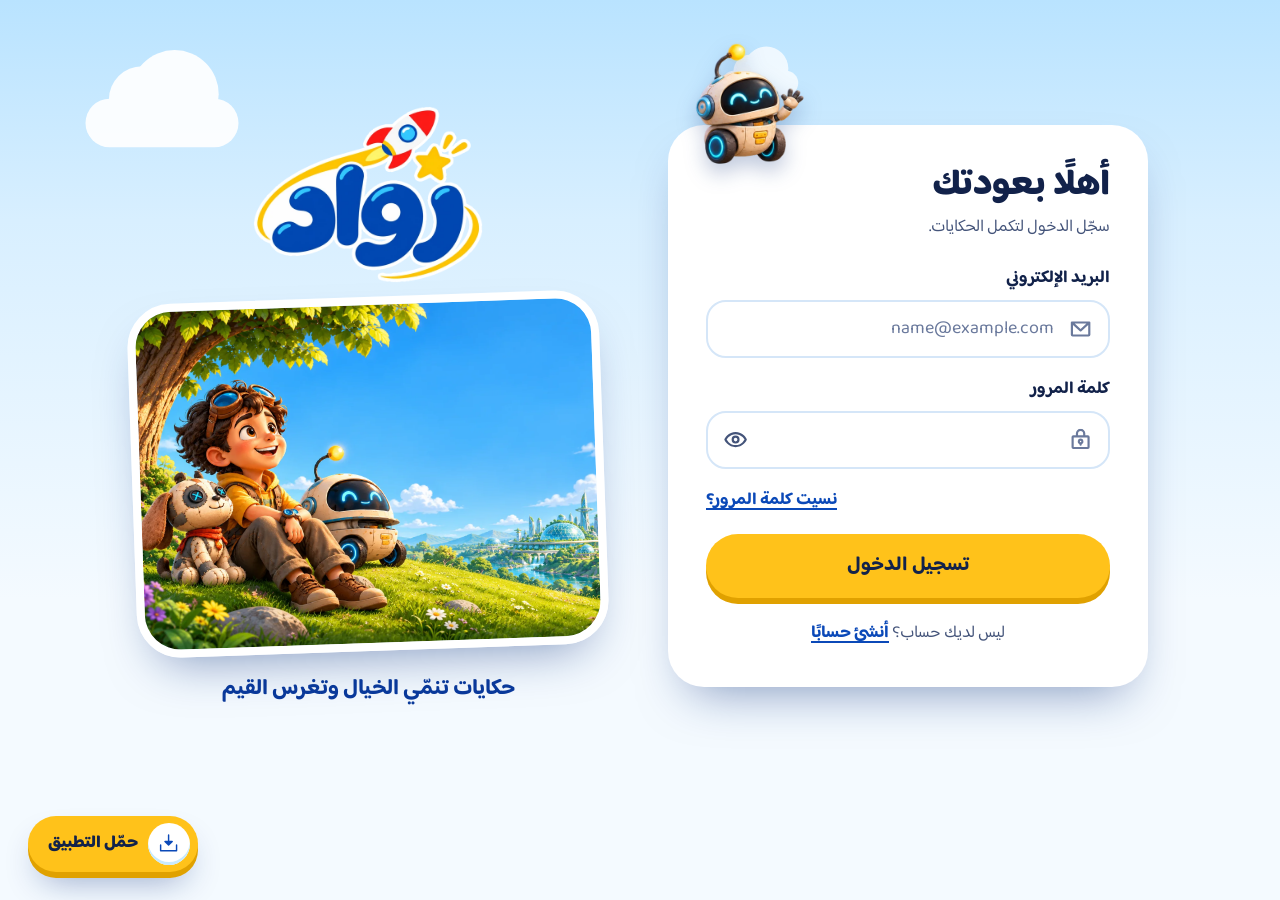
<file: profile.html>
<!doctype html>
<html lang="ar" dir="rtl" data-auth="required">
<head>
  <meta charset="utf-8">
  <meta name="viewport" content="width=device-width, initial-scale=1, viewport-fit=cover">
  <title>ملفي — رواد</title>
  <meta name="description" content="ملفك الشخصي في رواد: نجومك وأوسمتك.">
  <meta name="robots" content="noindex">
  <meta name="theme-color" content="#b9e3ff">
  <link rel="icon" type="image/png" sizes="64x64" href="assets/img/brand/favicon-64.png">
  <link rel="apple-touch-icon" href="assets/img/brand/apple-touch-icon.png">
  <link rel="manifest" href="manifest.webmanifest">
  <meta name="mobile-web-app-capable" content="yes">
  <meta name="apple-mobile-web-app-capable" content="yes">
  <meta name="apple-mobile-web-app-title" content="رواد">
  <meta name="apple-mobile-web-app-status-bar-style" content="default">
  <link rel="preconnect" href="https://fonts.googleapis.com">
  <link rel="preconnect" href="https://fonts.gstatic.com" crossorigin>
  <link rel="stylesheet" href="https://fonts.googleapis.com/css2?family=Baloo+Bhaijaan+2:wght@400..800&display=swap">
  <link rel="stylesheet" href="assets/css/rowad.css">
  <script src="assets/js/guard.js"></script>
</head>
<body class="app" data-page="profile">
  <script src="assets/js/icons.js"></script>
  <a class="skip-link" href="#main">تخطَّ إلى المحتوى</a>

  <header class="topbar" id="topbar"></header>

  <main class="main stack" id="main">
    <section class="profile-card" aria-label="بطاقتي">
      <div class="profile-card__avatar">
        <img src="assets/img/avatars/youssef.webp" alt="" width="256" height="256" data-avatar>
        <button class="profile-card__edit" type="button" id="editAvatar" aria-label="تغيير الصورة">
          <svg class="ico" aria-hidden="true"><use href="#i-pencil-simple"/></svg>
        </button>
      </div>
      <h1 class="profile-card__name" data-child-name>صديقنا</h1>
      <p data-child-age></p>
      <p class="profile-card__stars">
        <svg class="ico" aria-hidden="true"><use href="#i-star-fill"/></svg>
        <span class="sr-only">رصيد النجوم:</span><span class="num" data-stars>0</span>
      </p>
    </section>

    <section class="tiles" aria-label="أرقامي">
      <div class="tile card">
        <span class="tone-icon" data-tone="green"><svg class="ico" aria-hidden="true"><use href="#i-check-circle-fill"/></svg></span>
        <span class="tile__value num" id="statDone">0</span>
        <span class="tile__label">قصص مكتملة</span>
      </div>
      <a class="tile card" href="favourites.html">
        <span class="tone-icon" data-tone="red"><svg class="ico" aria-hidden="true"><use href="#i-heart-fill"/></svg></span>
        <span class="tile__value num" id="statFav">0</span>
        <span class="tile__label">في المفضلة</span>
      </a>
      <a class="tile card" href="downloads.html">
        <span class="tone-icon"><svg class="ico" aria-hidden="true"><use href="#i-download-simple-fill"/></svg></span>
        <span class="tile__value num" id="statDl">0</span>
        <span class="tile__label">تنزيلات</span>
      </a>
    </section>

    <section aria-labelledby="badgesTitle">
      <div class="section-head">
        <h2 class="section-title" id="badgesTitle">
          <svg class="ico ico--sun" aria-hidden="true"><use href="#i-trophy-fill"/></svg>أوسمتي
        </h2>
      </div>
      <div class="card card--pad">
        <ul class="badges" id="badges"></ul>
      </div>
    </section>

    <section aria-labelledby="parentTitle">
      <div class="section-head">
        <h2 class="section-title" id="parentTitle">
          <svg class="ico" aria-hidden="true"><use href="#i-shield-check-fill"/></svg>منطقة وليّ الأمر
        </h2>
        <span class="parent-note"><svg class="ico" aria-hidden="true"><use href="#i-lock-key-fill"/></svg>للكبار فقط</span>
      </div>
      <div class="card card--pad menu">
        <button class="menu__item" type="button" id="openDashboard">
          <span class="tone-icon" data-tone="sun"><svg class="ico" aria-hidden="true"><use href="#i-chart-bar-fill"/></svg></span>
          <span>لوحة وليّ الأمر<small>وقت المشاهدة والنشاط الأسبوعي</small></span>
          <svg class="ico" aria-hidden="true"><use href="#i-caret-left"/></svg>
        </button>
        <button class="menu__item" type="button" id="editChild">
          <span class="tone-icon"><svg class="ico" aria-hidden="true"><use href="#i-user-fill"/></svg></span>
          <span>بيانات الطفل<small>الاسم والعمر</small></span>
          <svg class="ico" aria-hidden="true"><use href="#i-caret-left"/></svg>
        </button>
        <button class="menu__item menu__item--danger" type="button" id="logout">
          <span class="tone-icon" data-tone="red"><svg class="ico" aria-hidden="true"><use href="#i-sign-out"/></svg></span>
          <span>تسجيل الخروج</span>
        </button>
      </div>
    </section>
  </main>

  <script src="assets/js/data.js" defer></script>
  <script src="assets/js/app.js" defer></script>
  <script src="assets/js/pages.js" defer></script>
  <script src="assets/js/pwa.js" defer></script>
</body>
</html>
</file>
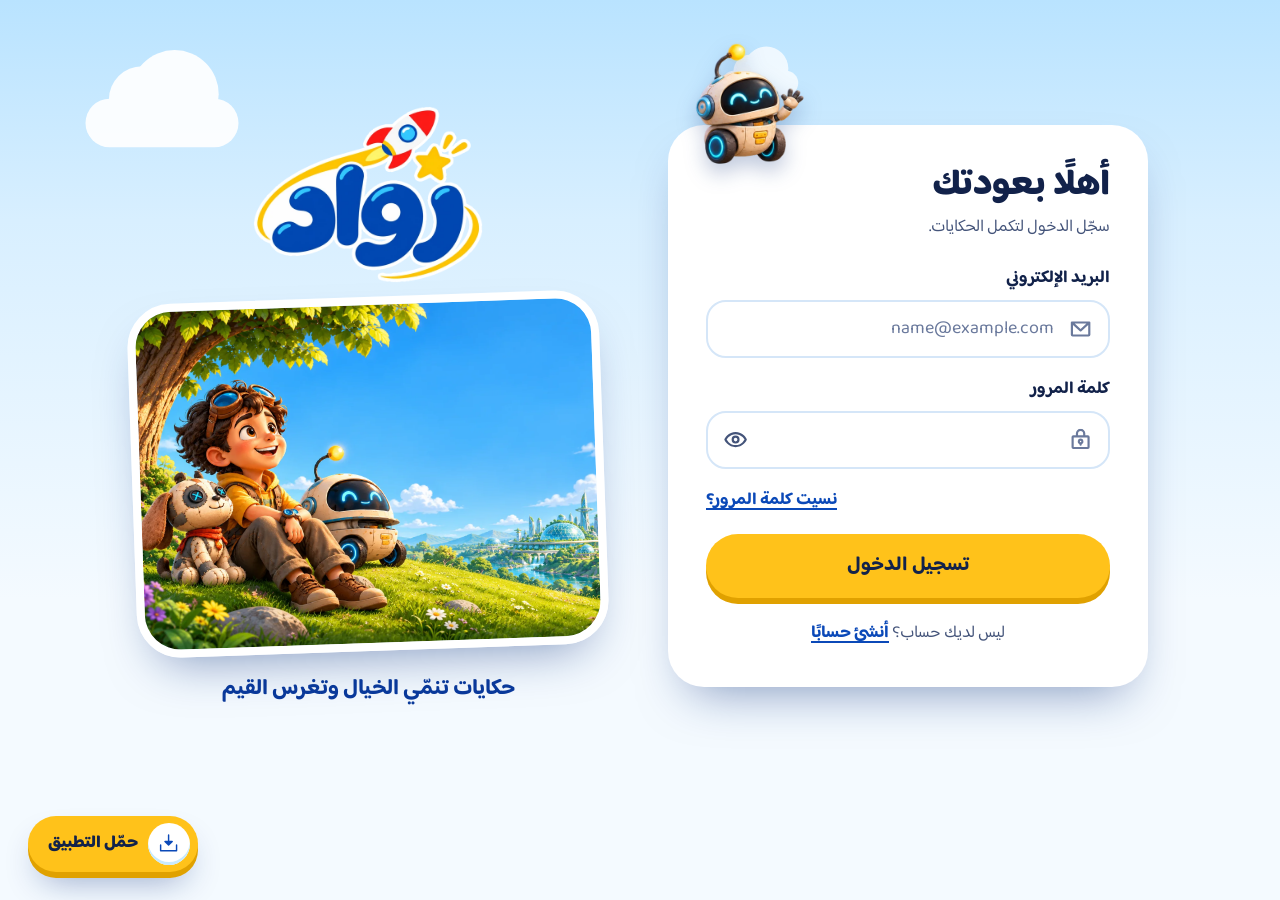
<file: stories.html>
<!doctype html>
<html lang="ar" dir="rtl" data-auth="required">
<head>
  <meta charset="utf-8">
  <meta name="viewport" content="width=device-width, initial-scale=1, viewport-fit=cover">
  <title>كل القصص — رواد</title>
  <meta name="description" content="مكتبة قصص رواد: مغامرات، قصص قبل النوم، قصص القيم وقصص الحيوانات.">
  <meta name="robots" content="noindex">
  <meta name="theme-color" content="#b9e3ff">
  <link rel="icon" type="image/png" sizes="64x64" href="assets/img/brand/favicon-64.png">
  <link rel="apple-touch-icon" href="assets/img/brand/apple-touch-icon.png">
  <link rel="manifest" href="manifest.webmanifest">
  <meta name="mobile-web-app-capable" content="yes">
  <meta name="apple-mobile-web-app-capable" content="yes">
  <meta name="apple-mobile-web-app-title" content="رواد">
  <meta name="apple-mobile-web-app-status-bar-style" content="default">
  <link rel="preconnect" href="https://fonts.googleapis.com">
  <link rel="preconnect" href="https://fonts.gstatic.com" crossorigin>
  <link rel="stylesheet" href="https://fonts.googleapis.com/css2?family=Baloo+Bhaijaan+2:wght@400..800&display=swap">
  <link rel="stylesheet" href="assets/css/rowad.css">
  <script src="assets/js/guard.js"></script>
</head>
<body class="app" data-page="stories">
  <script src="assets/js/icons.js"></script>
  <a class="skip-link" href="#main">تخطَّ إلى المحتوى</a>

  <header class="topbar" id="topbar"></header>

  <main class="main stack" id="main">
    <div class="page-head">
      <h1 class="h1">كل القصص</h1>
      <p class="result-count" id="resultCount" aria-live="polite"></p>
    </div>

    <form class="search page-search" role="search" action="stories.html">
      <label class="sr-only" for="q">ابحث عن قصة</label>
      <svg class="ico" aria-hidden="true"><use href="#i-magnifying-glass"/></svg>
      <input id="q" type="search" name="q" placeholder="ابحث عن قصة…" autocomplete="off" enterkeyhint="search">
    </form>

    <div class="chips" id="catChips" role="group" aria-label="التصنيف"></div>

    <div class="grid-stories" id="grid"></div>

    <div class="empty card" id="noResults" hidden>
      <img src="assets/img/icons/robo-wave.webp" alt="" width="240" height="240">
      <h2 class="h2">لم نجد قصة بهذا الاسم</h2>
      <p>جرّب كلمة أخرى أو اختر تصنيفًا آخر.</p>
      <button class="btn btn--sun" type="button" id="resetFilters">
        <svg class="ico" aria-hidden="true"><use href="#i-squares-four-fill"/></svg>عرض كل القصص
      </button>
    </div>
  </main>

  <script src="assets/js/data.js" defer></script>
  <script src="assets/js/app.js" defer></script>
  <script src="assets/js/pages.js" defer></script>
  <script src="assets/js/pwa.js" defer></script>
</body>
</html>
</file>
<file: assets/css/rowad.css>
/* ==========================================================================
   رواد — نظام التصميم
   --------------------------------------------------------------------------
   1. الرموز (Tokens)        6. هيكل التطبيق (جانبي/علوي/سفلي)   11. الملف الشخصي
   2. الأساسيات              7. الواجهة الرئيسية                 12. لوحة وليّ الأمر
   3. السماء والغيوم         8. البطاقات والشبكات                13. النوافذ والتنبيهات
   4. الأزرار والشارات       9. صفحة القصة                       14. صفحات الدخول
   5. النماذج               10. التنزيلات والحالات الفارغة        15. الصفحة التعريفية
                                                                 16. تثبيت التطبيق (PWA)
   القاعدة البصرية: كل ما له «حافة سفلية سميكة» قابل للضغط.
   ========================================================================== */

/* 1. الرموز ---------------------------------------------------------------- */
:root {
  color-scheme: light;

  --blue-900: #082b78;
  --blue-800: #0a3a9c;
  --blue-700: #0b49b8;
  --blue-600: #1560d6;
  --blue-500: #2b82f0;
  --sky-500: #35b4f6;
  --sky-400: #62c6f9;
  --sky-300: #9adbfc;
  --sky-200: #c8eafe;
  --sky-100: #e3f4ff;
  --sky-50: #f4faff;

  --sun-700: #a86f00;
  --sun-600: #e0a100;
  --sun-500: #ffc21a;
  --sun-400: #ffd34d;
  --sun-200: #ffeba8;
  --sun-100: #fff7db;

  --red-700: #a8170f;
  --red-600: #d3261c;
  --red-500: #f1352b;
  --red-100: #ffe7e5;

  --orange-700: #b85400;
  --orange-600: #e46e00;
  --orange-500: #ff8a1e;
  --orange-400: #ffa94d;
  --orange-100: #fff0df;

  --violet-700: #4826a3;
  --violet-600: #5f36c9;
  --violet-500: #7b52e0;
  --violet-400: #9b7bec;
  --violet-100: #efe9fd;

  --green-700: #14752b;
  --green-600: #1d9238;
  --green-500: #2fb24c;
  --green-400: #5cc873;
  --green-100: #e1f7e6;

  --ink: #12224a;
  --ink-2: #44547a;
  --ink-3: #6a799c;
  --line: #d5e6f8;
  --white: #fff;

  --night-950: #070f2b;
  --night-900: #0b1840;
  --night-800: #122257;
  --night-700: #1c3070;

  --font: "Baloo Bhaijaan 2", "Segoe UI", Tahoma, Arial, sans-serif;

  --r-sm: 14px;
  --r-md: 20px;
  --r-lg: 28px;
  --r-xl: 36px;
  --r-full: 999px;

  --shadow-card: 0 14px 34px -18px rgba(11, 73, 184, 0.38), 0 2px 6px -2px rgba(11, 73, 184, 0.1);
  --shadow-float: 0 24px 50px -22px rgba(8, 43, 120, 0.5);

  --ease: cubic-bezier(0.2, 0.8, 0.2, 1);
  --bounce: cubic-bezier(0.34, 1.56, 0.64, 1);

  --gutter: clamp(16px, 4vw, 32px);
  --side-w: 256px;
  --tab-h: 80px;
}

/* 2. الأساسيات -------------------------------------------------------------- */
*,
*::before,
*::after {
  box-sizing: border-box;
}

html {
  -webkit-text-size-adjust: 100%;
  text-size-adjust: 100%;
  scroll-behavior: smooth;
}

body {
  margin: 0;
  min-height: 100vh;
  min-height: 100dvh;
  font-family: var(--font);
  font-size: 1.0625rem;
  line-height: 1.7;
  color: var(--ink);
  background: var(--sky-50);
  -webkit-font-smoothing: antialiased;
  -moz-osx-font-smoothing: grayscale;
  text-rendering: optimizeLegibility;
  overflow-x: hidden;
}

h1,
h2,
h3,
h4,
p,
ul,
ol,
figure {
  margin: 0;
}

ul,
ol {
  padding: 0;
  list-style: none;
}

img,
svg,
video {
  display: block;
  max-width: 100%;
}

img {
  height: auto;
}

a {
  color: inherit;
  text-decoration: none;
}

button,
input,
select,
textarea {
  font: inherit;
  color: inherit;
}

button {
  cursor: pointer;
  background: none;
  border: 0;
  padding: 0;
  -webkit-tap-highlight-color: transparent;
}

a {
  -webkit-tap-highlight-color: transparent;
}

:focus-visible {
  outline: 3px solid var(--blue-600);
  outline-offset: 3px;
}

.theme-night :focus-visible,
.on-dark :focus-visible {
  outline-color: var(--sun-400);
}

[hidden] {
  display: none !important;
}

.sr-only {
  position: absolute;
  width: 1px;
  height: 1px;
  margin: -1px;
  padding: 0;
  overflow: hidden;
  clip: rect(0, 0, 0, 0);
  white-space: nowrap;
  border: 0;
}

.skip-link {
  position: fixed;
  top: 12px;
  inset-inline-start: 12px;
  z-index: 200;
  padding: 10px 18px;
  border-radius: var(--r-full);
  background: var(--blue-700);
  color: var(--white);
  font-weight: 700;
  transform: translateY(-200%);
  transition: transform 0.2s var(--ease);
}

.skip-link:focus {
  transform: none;
}

.ico {
  display: inline-block;
  flex: none;
  width: 1em;
  height: 1em;
  fill: currentColor;
  vertical-align: -0.15em;
}

.num {
  direction: ltr;
  unicode-bidi: isolate;
  font-variant-numeric: tabular-nums;
}

.h-display {
  font-size: clamp(2.1rem, 1.3rem + 3.6vw, 3.75rem);
  font-weight: 800;
  line-height: 1.25;
}

.h1 {
  font-size: clamp(1.6rem, 1.3rem + 1.4vw, 2.25rem);
  font-weight: 800;
  line-height: 1.3;
}

.h2 {
  font-size: clamp(1.3rem, 1.15rem + 0.7vw, 1.625rem);
  font-weight: 700;
  line-height: 1.35;
}

.h3 {
  font-size: 1.1875rem;
  font-weight: 700;
  line-height: 1.4;
}

.lead {
  font-size: clamp(1.0625rem, 1rem + 0.4vw, 1.25rem);
  color: var(--ink-2);
}

.muted {
  color: var(--ink-2);
}

.small {
  font-size: 0.9375rem;
}

/* 3. السماء والغيوم --------------------------------------------------------- */
/* السماء في أعلى الصفحة فقط وتتحرك مع التمرير، فلا تطل الغيوم من بين البطاقات */
.sky {
  position: absolute;
  inset: 0 0 auto;
  height: 640px;
  z-index: -1;
  overflow: hidden;
  pointer-events: none;
  background: linear-gradient(180deg, #b9e3ff 0, #d8efff 220px, var(--sky-50) 600px);
}

.cloud {
  --s: 1;
  position: absolute;
  width: 170px;
  height: 54px;
  border-radius: var(--r-full);
  background: var(--white);
  opacity: 0.92;
  transform: scale(var(--s));
  animation: cloud-drift 46s ease-in-out infinite alternate;
}

.cloud::before,
.cloud::after {
  content: "";
  position: absolute;
  border-radius: 50%;
  background: var(--white);
}

.cloud::before {
  width: 74px;
  height: 74px;
  top: -36px;
  left: 26px;
}

.cloud::after {
  width: 98px;
  height: 98px;
  top: -54px;
  right: 22px;
}

.cloud--1 { top: 96px; left: 6%; --s: 0.9; }
.cloud--2 { top: 190px; right: 9%; --s: 0.6; animation-duration: 60s; animation-direction: alternate-reverse; }
.cloud--3 { top: 56px; right: 34%; --s: 0.45; opacity: 0.75; animation-duration: 72s; }
.cloud--4 { top: 330px; left: 22%; --s: 0.5; opacity: 0.7; animation-duration: 66s; animation-direction: alternate-reverse; }

@keyframes cloud-drift {
  from { translate: -18px 0; }
  to { translate: 18px 0; }
}

/* 4. الأزرار والشارات ------------------------------------------------------- */
.btn {
  --btn-bg: var(--white);
  --btn-fg: var(--ink);
  --btn-edge: var(--line);
  position: relative;
  display: inline-flex;
  align-items: center;
  justify-content: center;
  gap: 0.6em;
  min-height: 56px;
  padding: 0 1.6em;
  border-radius: var(--r-full);
  background: var(--btn-bg);
  color: var(--btn-fg);
  font-weight: 700;
  font-size: 1.125rem;
  line-height: 1.2;
  white-space: nowrap;
  box-shadow: 0 6px 0 var(--btn-edge);
  transition: transform 0.12s var(--ease), box-shadow 0.12s var(--ease), filter 0.2s;
  user-select: none;
}

.btn .ico {
  font-size: 1.35em;
}

@media (hover: hover) {
  .btn:hover {
    filter: brightness(1.05);
    transform: translateY(-2px);
    box-shadow: 0 8px 0 var(--btn-edge);
  }
}

.btn:active,
.btn.is-pressed {
  transform: translateY(5px);
  box-shadow: 0 1px 0 var(--btn-edge);
  filter: none;
}

.btn[disabled],
.btn[aria-disabled="true"] {
  opacity: 0.55;
  pointer-events: none;
}

.btn--sun {
  --btn-bg: var(--sun-500);
  --btn-fg: var(--ink);
  --btn-edge: var(--sun-600);
}

.btn--blue {
  --btn-bg: var(--blue-700);
  --btn-fg: var(--white);
  --btn-edge: var(--blue-900);
}

.btn--green {
  --btn-bg: var(--green-500);
  --btn-fg: var(--white);
  --btn-edge: var(--green-700);
}

.btn--red {
  --btn-bg: var(--red-500);
  --btn-fg: var(--white);
  --btn-edge: var(--red-700);
}

.btn--ghost {
  --btn-bg: var(--white);
  --btn-fg: var(--blue-700);
  --btn-edge: var(--sky-200);
  border: 2px solid var(--sky-200);
}

.btn--glass {
  --btn-bg: rgba(255, 255, 255, 0.14);
  --btn-fg: var(--white);
  --btn-edge: rgba(0, 0, 0, 0.25);
  border: 2px solid rgba(255, 255, 255, 0.28);
  -webkit-backdrop-filter: blur(10px);
  backdrop-filter: blur(10px);
}

.btn--lg {
  min-height: 64px;
  font-size: 1.25rem;
  padding: 0 1.8em;
}

.btn--sm {
  min-height: 46px;
  font-size: 1rem;
  padding: 0 1.2em;
  box-shadow: 0 4px 0 var(--btn-edge);
}

.btn--block {
  display: flex;
  width: 100%;
}

/* دائرة التشغيل داخل الزر الأصفر — كما في التصميم */
.btn--play {
  padding-inline-start: 8px;
}

.btn__play {
  display: grid;
  place-items: center;
  width: 44px;
  height: 44px;
  border-radius: 50%;
  background: var(--blue-800);
  color: var(--white);
  font-size: 1.15rem;
}

.btn--lg .btn__play {
  width: 50px;
  height: 50px;
}

.btn.is-loading {
  color: transparent;
  pointer-events: none;
}

.btn.is-loading::after {
  content: "";
  position: absolute;
  width: 24px;
  height: 24px;
  border-radius: 50%;
  border: 3px solid var(--btn-edge);
  border-top-color: var(--white);
  animation: spin 0.7s linear infinite;
}

@keyframes spin {
  to { rotate: 360deg; }
}

.icon-btn {
  position: relative;
  display: grid;
  place-items: center;
  flex: none;
  width: 52px;
  height: 52px;
  border-radius: 50%;
  background: var(--white);
  color: var(--ink);
  font-size: 1.6rem;
  box-shadow: var(--shadow-card);
  transition: transform 0.15s var(--ease), background 0.2s;
}

.icon-btn:active {
  transform: scale(0.92);
}

@media (hover: hover) {
  .icon-btn:hover {
    background: var(--sky-100);
  }
}

.icon-btn--glass {
  background: rgba(11, 24, 64, 0.5);
  color: var(--white);
  box-shadow: none;
  border: 2px solid rgba(255, 255, 255, 0.22);
  -webkit-backdrop-filter: blur(10px);
  backdrop-filter: blur(10px);
}

@media (hover: hover) {
  .icon-btn--glass:hover {
    background: rgba(11, 24, 64, 0.72);
  }
}

.icon-btn__dot {
  position: absolute;
  top: 9px;
  inset-inline-end: 11px;
  width: 12px;
  height: 12px;
  border-radius: 50%;
  background: var(--red-500);
  border: 2px solid var(--white);
}

.pill {
  display: inline-flex;
  align-items: center;
  gap: 0.4em;
  min-height: 34px;
  padding: 0 0.9em;
  border-radius: var(--r-full);
  background: var(--sky-100);
  color: var(--blue-800);
  font-size: 0.9375rem;
  font-weight: 600;
  white-space: nowrap;
}

.pill--glass {
  background: rgba(255, 255, 255, 0.14);
  color: var(--white);
  border: 1.5px solid rgba(255, 255, 255, 0.22);
}

.pill--sun {
  background: var(--sun-500);
  color: var(--ink);
}

.badge {
  display: inline-flex;
  align-items: center;
  gap: 0.35em;
  padding: 0.15em 0.95em;
  border-radius: var(--r-full);
  background: var(--sun-500);
  color: var(--ink);
  font-size: 0.9375rem;
  font-weight: 700;
  box-shadow: 0 3px 0 var(--sun-600);
}

.stars-pill {
  display: inline-flex;
  align-items: center;
  gap: 8px;
  min-height: 48px;
  padding: 0 16px 0 18px;
  border-radius: var(--r-full);
  background: var(--white);
  font-weight: 800;
  font-size: 1.25rem;
  box-shadow: var(--shadow-card);
}

.stars-pill .ico {
  color: var(--sun-500);
  font-size: 1.6rem;
  filter: drop-shadow(0 2px 0 var(--sun-600));
}

.stars-pill.is-bump .ico {
  animation: pop 0.5s var(--bounce);
}

@keyframes pop {
  0% { scale: 1; }
  40% { scale: 1.45; rotate: -14deg; }
  100% { scale: 1; }
}

.chips {
  display: flex;
  gap: 10px;
  overflow-x: auto;
  padding: 6px var(--gutter) 12px;
  margin-inline: calc(var(--gutter) * -1);
  scrollbar-width: none;
}

.chips::-webkit-scrollbar {
  display: none;
}

.chip {
  display: inline-flex;
  align-items: center;
  gap: 0.45em;
  flex: none;
  min-height: 48px;
  padding: 0 1.15em;
  border-radius: var(--r-full);
  background: var(--white);
  color: var(--ink-2);
  font-weight: 700;
  font-size: 1.0625rem;
  box-shadow: 0 4px 0 var(--line);
  transition: transform 0.12s var(--ease), box-shadow 0.12s var(--ease), background 0.2s, color 0.2s;
}

.chip .ico {
  font-size: 1.3em;
}

.chip:active {
  transform: translateY(3px);
  box-shadow: 0 1px 0 var(--line);
}

.chip[aria-pressed="true"] {
  background: var(--blue-700);
  color: var(--white);
  box-shadow: 0 4px 0 var(--blue-900);
}

.chip[data-tone="orange"][aria-pressed="true"] { background: var(--orange-500); box-shadow: 0 4px 0 var(--orange-700); }
.chip[data-tone="violet"][aria-pressed="true"] { background: var(--violet-500); box-shadow: 0 4px 0 var(--violet-700); }
.chip[data-tone="blue"][aria-pressed="true"] { background: var(--blue-500); box-shadow: 0 4px 0 var(--blue-800); }
.chip[data-tone="green"][aria-pressed="true"] { background: var(--green-500); box-shadow: 0 4px 0 var(--green-700); }

.progress {
  position: relative;
  display: block;
  height: 10px;
  border-radius: var(--r-full);
  background: var(--sky-200);
  overflow: hidden;
}

.progress > span {
  position: absolute;
  inset-block: 0;
  inset-inline-start: 0;
  width: var(--v, 0%);
  border-radius: inherit;
  background: var(--blue-600);
  transition: width 0.6s var(--ease);
}

.progress--sun > span {
  background: var(--sun-500);
}

/* 5. النماذج ---------------------------------------------------------------- */
.field {
  display: grid;
  gap: 6px;
}

.field__label {
  font-weight: 700;
  font-size: 1.0625rem;
}

.field__hint {
  font-size: 0.9375rem;
  color: var(--ink-2);
}

.field__control {
  position: relative;
}

.field__icon {
  position: absolute;
  top: 50%;
  inset-inline-start: 18px;
  translate: 0 -50%;
  font-size: 1.45rem;
  color: var(--ink-3);
  pointer-events: none;
}

.input {
  width: 100%;
  min-height: 58px;
  padding: 0 20px;
  border-radius: var(--r-md);
  border: 2px solid var(--line);
  background: var(--white);
  font-size: 1.125rem;
  font-weight: 500;
  transition: border-color 0.2s, box-shadow 0.2s;
  appearance: none;
}

/* خصائص فيزيائية هنا عمدًا: حقول البريد وكلمة المرور dir="ltr" داخل صفحة RTL */
.field__icon ~ .input {
  padding-right: 54px;
}

.input--with-action {
  padding-left: 58px;
}

.input::placeholder {
  color: var(--ink-3);
  font-weight: 400;
  opacity: 1;
}

.input:hover {
  border-color: var(--sky-300);
}

.input:focus {
  outline: none;
  border-color: var(--blue-600);
  box-shadow: 0 0 0 4px rgba(43, 130, 240, 0.22);
}

.input[dir="ltr"] {
  text-align: right;
}

.input[aria-invalid="true"] {
  border-color: var(--red-500);
  background: #fffafa;
}

.input[aria-invalid="true"]:focus {
  box-shadow: 0 0 0 4px rgba(241, 53, 43, 0.18);
}

.field__action {
  position: absolute;
  top: 50%;
  inset-inline-end: 8px;
  translate: 0 -50%;
  display: grid;
  place-items: center;
  width: 44px;
  height: 44px;
  border-radius: 50%;
  color: var(--ink-2);
  font-size: 1.45rem;
}

@media (hover: hover) {
  .field__action:hover {
    background: var(--sky-100);
  }
}

.field__error {
  display: flex;
  align-items: center;
  gap: 6px;
  color: var(--red-600);
  font-size: 0.9375rem;
  font-weight: 600;
}

.field__error:empty {
  display: none;
}

.check {
  display: flex;
  align-items: flex-start;
  gap: 12px;
  cursor: pointer;
  font-size: 1rem;
}

.check input {
  appearance: none;
  flex: none;
  width: 28px;
  height: 28px;
  margin: 2px 0 0;
  border-radius: 9px;
  border: 2px solid var(--sky-300);
  background: var(--white);
  display: grid;
  place-items: center;
  cursor: pointer;
  transition: background 0.15s, border-color 0.15s;
}

.check input::after {
  content: "";
  width: 12px;
  height: 7px;
  border: solid var(--white);
  border-width: 0 0 3px 3px;
  rotate: -45deg;
  translate: 0 -1px;
  scale: 0;
  transition: scale 0.2s var(--bounce);
}

.check input:checked {
  background: var(--blue-700);
  border-color: var(--blue-700);
}

.check input:checked::after {
  scale: 1;
}

.check a,
.link {
  color: var(--blue-700);
  font-weight: 700;
  text-decoration: underline;
  text-decoration-thickness: 2px;
  text-underline-offset: 4px;
}

@media (hover: hover) {
  .check a:hover,
  .link:hover {
    color: var(--blue-500);
  }
}

/* اختيار العمر: أزرار كبيرة بدل قائمة منسدلة */
.age-picker {
  display: grid;
  grid-template-columns: repeat(7, 1fr);
  gap: 8px;
}

.age-picker label {
  position: relative;
}

.age-picker input {
  position: absolute;
  inset: 0;
  opacity: 0;
  cursor: pointer;
}

.age-picker span {
  display: grid;
  place-items: center;
  min-height: 52px;
  border-radius: var(--r-sm);
  background: var(--white);
  border: 2px solid var(--line);
  font-weight: 800;
  font-size: 1.25rem;
  transition: background 0.15s, border-color 0.15s, transform 0.15s var(--bounce);
}

.age-picker input:checked + span {
  background: var(--sun-500);
  border-color: var(--sun-600);
  transform: translateY(-3px);
  box-shadow: 0 4px 0 var(--sun-600);
}

.age-picker input:focus-visible + span {
  outline: 3px solid var(--blue-600);
  outline-offset: 3px;
}

.avatar-picker {
  display: grid;
  grid-template-columns: repeat(4, 1fr);
  gap: 12px;
}

.avatar-option {
  position: relative;
  display: block;
}

.avatar-option input {
  position: absolute;
  inset: 0;
  opacity: 0;
  cursor: pointer;
  z-index: 1;
}

.avatar-option img {
  width: 100%;
  aspect-ratio: 1;
  object-fit: cover;
  border-radius: 50%;
  border: 4px solid var(--white);
  box-shadow: 0 0 0 2px var(--line);
  transition: transform 0.2s var(--bounce), box-shadow 0.2s;
}

.avatar-option input:checked + img {
  transform: scale(1.06);
  box-shadow: 0 0 0 4px var(--sun-500), 0 8px 0 -2px var(--sun-600);
}

.avatar-option input:focus-visible + img {
  outline: 3px solid var(--blue-600);
  outline-offset: 5px;
}

.segmented {
  display: inline-flex;
  flex-wrap: wrap;
  gap: 6px;
  padding: 6px;
  border-radius: var(--r-full);
  background: var(--sky-100);
}

.segmented button {
  min-height: 44px;
  padding: 0 1.1em;
  border-radius: var(--r-full);
  font-weight: 700;
  color: var(--ink-2);
  transition: background 0.2s, color 0.2s;
}

.segmented button[aria-pressed="true"] {
  background: var(--white);
  color: var(--blue-700);
  box-shadow: 0 2px 8px -2px rgba(11, 73, 184, 0.35);
}

.search {
  position: relative;
  display: block;
}

.search .ico {
  position: absolute;
  top: 50%;
  inset-inline-start: 20px;
  translate: 0 -50%;
  font-size: 1.5rem;
  color: var(--blue-700);
  pointer-events: none;
}

.search input {
  width: 100%;
  min-height: 56px;
  padding: 0 56px 0 20px;
  border-radius: var(--r-full);
  border: 2px solid transparent;
  background: var(--white);
  font-size: 1.125rem;
  font-weight: 500;
  box-shadow: var(--shadow-card);
  appearance: none;
}

.search input::placeholder {
  color: var(--ink-3);
  opacity: 1;
}

.search input:focus {
  outline: none;
  border-color: var(--blue-600);
}

.search input::-webkit-search-cancel-button {
  appearance: none;
}

/* 6. هيكل التطبيق ----------------------------------------------------------- */
.app {
  padding-bottom: calc(var(--tab-h) + env(safe-area-inset-bottom, 0px) + 28px);
}

.main {
  width: min(100%, 1160px);
  margin-inline: auto;
  padding-inline: var(--gutter);
}

.stack {
  display: grid;
  gap: clamp(24px, 3.4vw, 36px);
}

.stack > * {
  min-width: 0;
}

/* الشريط الجانبي (حاسوب) */
.side {
  position: fixed;
  inset-block: 16px;
  inset-inline-start: 16px;
  z-index: 30;
  display: none;
  flex-direction: column;
  gap: 6px;
  width: var(--side-w);
  padding: 18px 14px;
  border-radius: var(--r-xl);
  background: var(--white);
  box-shadow: var(--shadow-card);
  overflow-y: auto;
  scrollbar-width: none;
}

.side::-webkit-scrollbar {
  display: none;
}

/* شاشات قصيرة: نضغط الشريط الجانبي كي لا يحتاج إلى تمرير */
@media (max-height: 720px) {
  .side {
    padding-block: 12px;
    gap: 2px;
  }

  .side__logo {
    padding: 0 52px 6px;
  }

  .side nav {
    gap: 2px;
  }

  .side .nav-link {
    min-height: 50px;
    font-size: 1.0625rem;
  }

  .side .nav-link .ico {
    font-size: 1.6rem;
  }

  .side__parent small {
    display: none;
  }
}

.side nav {
  display: grid;
  gap: 6px;
}

.side__logo {
  display: block;
  padding: 2px 30px 12px;
}

.side__logo img {
  width: 100%;
  transition: transform 0.4s var(--bounce);
}

@media (hover: hover) {
  .side__logo:hover img {
    transform: rotate(-4deg) scale(1.05);
  }
}

.nav-link {
  display: flex;
  align-items: center;
  gap: 14px;
  min-height: 58px;
  padding: 0 18px;
  border-radius: var(--r-md);
  color: var(--ink-2);
  font-weight: 700;
  font-size: 1.1875rem;
  transition: background 0.2s, color 0.2s, transform 0.12s var(--ease);
}

.nav-link .ico {
  font-size: 1.8rem;
}

.nav-link:active {
  transform: scale(0.97);
}

@media (hover: hover) {
  .nav-link:hover {
    background: var(--sky-50);
    color: var(--blue-700);
  }
}

.nav-link[aria-current="page"] {
  background: var(--sky-100);
  color: var(--blue-700);
}

.side__foot {
  margin-top: auto;
  display: grid;
  gap: 10px;
  padding-top: 14px;
}

.side__parent {
  display: flex;
  align-items: center;
  gap: 12px;
  padding: 12px 14px;
  border-radius: var(--r-md);
  background: var(--sun-100);
  color: var(--ink);
  font-weight: 700;
  font-size: 1rem;
  line-height: 1.35;
  transition: background 0.2s;
}

.side__parent .ico {
  font-size: 1.9rem;
  color: var(--sun-600);
}

.side__parent small {
  display: block;
  font-weight: 500;
  color: var(--ink-2);
}

@media (hover: hover) {
  .side__parent:hover {
    background: var(--sun-200);
  }
}

/* الشريط العلوي */
.topbar {
  position: relative;
  z-index: 20;
  display: flex;
  align-items: center;
  gap: 12px;
  width: min(100%, 1160px);
  margin-inline: auto;
  padding: 14px var(--gutter) 6px;
}

.topbar__logo {
  margin-inline: auto;
}

.topbar__logo img {
  width: clamp(120px, 34vw, 160px);
}

.topbar__search {
  display: none;
  flex: 1;
  max-width: 420px;
}

.topbar__me {
  display: flex;
  align-items: center;
  gap: 10px;
}

.topbar__bell {
  position: relative;
}

.avatar {
  display: block;
  flex: none;
  width: 56px;
  height: 56px;
  border-radius: 50%;
  background: var(--sky-200);
  border: 3px solid var(--white);
  box-shadow: 0 0 0 3px var(--blue-600), var(--shadow-card);
  overflow: hidden;
  transition: transform 0.2s var(--bounce);
}

.avatar img {
  width: 100%;
  height: 100%;
  object-fit: cover;
}

@media (hover: hover) {
  a.avatar:hover {
    transform: scale(1.07) rotate(-3deg);
  }
}

.popover {
  position: absolute;
  top: calc(100% + 12px);
  inset-inline-start: 0;
  z-index: 50;
  width: min(340px, calc(100vw - 2 * var(--gutter)));
  padding: 10px;
  border-radius: var(--r-lg);
  background: var(--white);
  box-shadow: var(--shadow-float);
  transform-origin: top right;
  animation: pop-in 0.25s var(--bounce);
}

@keyframes pop-in {
  from { opacity: 0; scale: 0.9; }
}

.popover__title {
  padding: 8px 12px 6px;
  font-weight: 800;
  font-size: 1.125rem;
}

.notice {
  display: flex;
  align-items: center;
  gap: 12px;
  padding: 10px 12px;
  border-radius: var(--r-md);
  line-height: 1.45;
}

.notice strong {
  display: block;
}

.notice span {
  font-size: 0.9375rem;
  color: var(--ink-2);
}

@media (hover: hover) {
  .notice:hover {
    background: var(--sky-50);
  }
}

.tone-icon {
  display: grid;
  place-items: center;
  flex: none;
  width: 48px;
  height: 48px;
  border-radius: 16px;
  background: var(--sky-100);
  color: var(--blue-700);
  font-size: 1.6rem;
}

.tone-icon[data-tone="sun"] { background: var(--sun-100); color: var(--sun-700); }
.tone-icon[data-tone="orange"] { background: var(--orange-100); color: var(--orange-700); }
.tone-icon[data-tone="violet"] { background: var(--violet-100); color: var(--violet-600); }
.tone-icon[data-tone="green"] { background: var(--green-100); color: var(--green-700); }
.tone-icon[data-tone="red"] { background: var(--red-100); color: var(--red-600); }

/* الشريط السفلي (جوال ولوحي) */
.tabbar {
  position: fixed;
  inset-inline: 0;
  bottom: 0;
  z-index: 40;
  display: grid;
  grid-template-columns: repeat(5, 1fr);
  gap: 2px;
  padding: 8px 8px calc(8px + env(safe-area-inset-bottom, 0px));
  border-radius: 30px 30px 0 0;
  background: var(--white);
  box-shadow: 0 -12px 30px -14px rgba(11, 73, 184, 0.3);
}

.tab {
  display: flex;
  flex-direction: column;
  align-items: center;
  justify-content: center;
  gap: 0;
  min-height: 64px;
  border-radius: 22px;
  color: var(--ink-2);
  font-size: 0.875rem;
  font-weight: 700;
  line-height: 1.3;
  transition: background 0.2s, color 0.2s, transform 0.12s var(--ease);
}

.tab .ico {
  font-size: 1.85rem;
  transition: transform 0.3s var(--bounce);
}

.tab:active {
  transform: scale(0.94);
}

.tab[aria-current="page"] {
  background: var(--sky-100);
  color: var(--blue-700);
}

.tab[aria-current="page"] .ico {
  transform: translateY(-2px) scale(1.1);
}

@media (min-width: 1024px) {
  .app {
    padding-inline-start: calc(var(--side-w) + 16px);
    padding-bottom: 56px;
  }

  .side {
    display: flex;
  }

  .tabbar,
  .topbar__logo {
    display: none;
  }

  .topbar {
    padding-top: 22px;
  }

  .topbar__search {
    display: block;
  }

  /* حاسوب: البحث أولًا، ثم الجرس والنجوم والصورة في الطرف الآخر */
  .topbar__search {
    order: 1;
  }

  .topbar__bell {
    order: 2;
    margin-inline-start: auto;
  }

  .topbar__me {
    order: 3;
  }

  .page-search {
    display: none;
  }

  .popover {
    inset-inline-start: auto;
    inset-inline-end: 0;
    transform-origin: top left;
  }
}

/* عنوان القسم */
.section-head {
  display: flex;
  align-items: center;
  justify-content: space-between;
  gap: 12px;
  margin-bottom: 14px;
}

.section-title {
  display: flex;
  align-items: center;
  gap: 10px;
  font-size: clamp(1.3rem, 1.15rem + 0.7vw, 1.625rem);
  font-weight: 800;
  line-height: 1.35;
}

.section-title .ico {
  font-size: 1.25em;
  color: var(--blue-700);
}

.section-title .ico--sun {
  color: var(--sun-500);
}

.see-all {
  display: inline-flex;
  align-items: center;
  gap: 4px;
  min-height: 44px;
  padding-inline: 10px 4px;
  border-radius: var(--r-full);
  color: var(--blue-700);
  font-weight: 700;
  white-space: nowrap;
}

.see-all .ico {
  transition: translate 0.2s var(--ease);
}

@media (hover: hover) {
  .see-all:hover .ico {
    translate: -4px 0;
  }
}

.page-head {
  display: flex;
  flex-wrap: wrap;
  align-items: center;
  justify-content: space-between;
  gap: 12px 20px;
  padding-top: 10px;
}

.page-head p {
  color: var(--ink-2);
}

/* 7. الواجهة الرئيسية ------------------------------------------------------- */
.greeting {
  display: flex;
  align-items: center;
  gap: 14px;
  padding-top: 8px;
}

.greeting__wave {
  display: grid;
  place-items: center;
  flex: none;
  width: 60px;
  height: 60px;
  border-radius: 50%;
  background: var(--white);
  font-size: 2rem;
  box-shadow: var(--shadow-card);
}

.greeting__wave span {
  display: block;
  transform-origin: 70% 80%;
  animation: wave 2.4s ease-in-out 0.6s 2;
}

@keyframes wave {
  0%, 60%, 100% { rotate: 0deg; }
  10%, 30% { rotate: 16deg; }
  20%, 40% { rotate: -10deg; }
}

.greeting p {
  color: var(--ink-2);
  font-size: 1.125rem;
  line-height: 1.5;
}

/* الشريحة الرئيسية */
.hero {
  position: relative;
  border-radius: var(--r-xl);
  overflow: hidden;
  box-shadow: var(--shadow-float);
  background: var(--blue-800);
  isolation: isolate;
}

/* تبقى الشريحة الأولى سليمة حتى لو تعذّر تحميل Swiper من الـ CDN */
.hero .swiper-wrapper {
  display: flex;
}

.hero-slide {
  position: relative;
  display: flex;
  flex: 0 0 100%;
  width: 100%;
  align-items: center;
  height: auto;
  min-height: clamp(250px, 56vw, 430px);
  overflow: hidden;
}

.hero-slide__img {
  position: absolute;
  inset: 0;
  width: 100%;
  height: 100%;
  object-fit: cover;
  z-index: -2;
}

.hero-slide::before {
  content: "";
  position: absolute;
  inset: 0;
  z-index: -1;
  background: linear-gradient(to left, rgba(8, 35, 104, 0.82) 0%, rgba(8, 35, 104, 0.5) 34%, rgba(8, 35, 104, 0) 64%);
}

.hero-slide__body {
  display: grid;
  justify-items: start;
  gap: clamp(6px, 1.4vw, 14px);
  width: min(56%, 460px);
  padding: clamp(16px, 4vw, 44px);
  color: var(--white);
}

.hero-slide__title {
  font-size: clamp(1.7rem, 0.9rem + 4.4vw, 3.5rem);
  font-weight: 800;
  line-height: 1.2;
  text-shadow: 0 3px 0 var(--blue-800), 0 8px 18px rgba(7, 15, 43, 0.5);
}

.hero-slide__line {
  font-size: clamp(0.95rem, 0.8rem + 0.8vw, 1.25rem);
  font-weight: 600;
  line-height: 1.5;
  text-shadow: 0 2px 6px rgba(7, 15, 43, 0.6);
}

.hero-dots {
  display: flex;
  justify-content: center;
  gap: 8px;
  margin-top: 14px;
}

.hero-dots .swiper-pagination-bullet {
  width: 12px;
  height: 12px;
  margin: 0 !important;
  border-radius: var(--r-full);
  background: var(--sky-300);
  opacity: 1;
  transition: width 0.3s var(--ease), background 0.3s;
}

.hero-dots .swiper-pagination-bullet-active {
  width: 30px;
  background: var(--blue-600);
}

@media (max-width: 479px) {
  .hero-slide__body .btn {
    min-height: 46px;
    font-size: 0.95rem;
    padding-inline-end: 1.1em;
    box-shadow: 0 4px 0 var(--btn-edge);
  }

  .hero-slide__body .btn__play {
    width: 34px;
    height: 34px;
    font-size: 0.9rem;
  }

  .hero-slide__body .badge {
    font-size: 0.8125rem;
  }
}

/* التصنيفات */
.cats {
  display: grid;
  grid-template-columns: repeat(4, 1fr);
  gap: clamp(8px, 2vw, 20px);
  padding-top: 26px;
}

.cat-card {
  --c1: var(--blue-500);
  --c2: var(--blue-700);
  --edge: var(--blue-900);
  position: relative;
  display: flex;
  flex-direction: column;
  align-items: center;
  justify-content: flex-end;
  min-height: clamp(118px, 26vw, 176px);
  padding: 0 6px clamp(10px, 2vw, 18px);
  border-radius: clamp(20px, 4vw, 30px);
  background: linear-gradient(160deg, var(--c1), var(--c2));
  color: var(--white);
  text-align: center;
  box-shadow: 0 6px 0 var(--edge), var(--shadow-card);
  transition: transform 0.14s var(--ease), box-shadow 0.14s var(--ease);
}

.cat-card[data-tone="orange"] { --c1: var(--orange-400); --c2: var(--orange-600); --edge: var(--orange-700); }
.cat-card[data-tone="violet"] { --c1: var(--violet-400); --c2: var(--violet-600); --edge: var(--violet-700); }
.cat-card[data-tone="blue"] { --c1: var(--sky-500); --c2: var(--blue-600); --edge: var(--blue-800); }
.cat-card[data-tone="green"] { --c1: var(--green-400); --c2: var(--green-600); --edge: var(--green-700); }

.cat-card__icon {
  position: absolute;
  top: clamp(-30px, -5vw, -22px);
  left: 50%;
  translate: -50% 0;
  width: clamp(76px, 19vw, 132px);
  aspect-ratio: 1;
  object-fit: contain;
  filter: drop-shadow(0 8px 8px rgba(7, 15, 43, 0.22));
  transition: transform 0.35s var(--bounce);
}

.cat-card__label {
  font-size: clamp(0.95rem, 0.6rem + 1.9vw, 1.5rem);
  font-weight: 800;
  line-height: 1.2;
  text-shadow: 0 2px 0 rgba(7, 15, 43, 0.22);
}

.cat-card__label small {
  display: block;
  font-size: 0.82em;
  font-weight: 700;
}

.cat-card:active {
  transform: translateY(5px);
  box-shadow: 0 1px 0 var(--edge);
}

@media (hover: hover) {
  .cat-card:hover {
    transform: translateY(-3px);
    box-shadow: 0 9px 0 var(--edge), var(--shadow-card);
  }

  .cat-card:hover .cat-card__icon {
    transform: translateY(-6px) rotate(-5deg) scale(1.06);
  }
}

/* 8. البطاقات والشبكات ------------------------------------------------------ */
.card {
  border-radius: var(--r-lg);
  background: var(--white);
  box-shadow: var(--shadow-card);
}

.card--pad {
  padding: clamp(18px, 3vw, 28px);
}

/* أكمل المشاهدة */
.continue-card {
  display: flex;
  align-items: center;
  gap: clamp(12px, 3vw, 22px);
  padding: 10px;
  padding-inline-start: clamp(16px, 3vw, 26px);
  transition: transform 0.2s var(--ease);
}

.continue-card:active {
  transform: scale(0.985);
}

.continue-card__body {
  flex: 1;
  min-width: 0;
  display: grid;
  gap: 4px;
}

.continue-card__title {
  font-size: 1.25rem;
  font-weight: 800;
  line-height: 1.35;
}

.continue-card__ep {
  color: var(--ink-2);
  line-height: 1.45;
  white-space: nowrap;
  overflow: hidden;
  text-overflow: ellipsis;
}

.continue-card__bar {
  display: flex;
  align-items: center;
  gap: 12px;
  margin-top: 6px;
}

.continue-card__bar .progress {
  flex: 1;
}

.continue-card__bar .num {
  flex: none;
  font-size: 0.9375rem;
  font-weight: 600;
  color: var(--ink-2);
}

.thumb {
  position: relative;
  display: block;
  flex: none;
  width: clamp(120px, 34vw, 210px);
  aspect-ratio: 3 / 2;
  border-radius: var(--r-md);
  overflow: hidden;
  background: var(--sky-200);
}

.thumb img {
  width: 100%;
  height: 100%;
  object-fit: cover;
  transition: transform 0.5s var(--ease);
}

.play-badge {
  position: absolute;
  top: 50%;
  left: 50%;
  translate: -50% -50%;
  display: grid;
  place-items: center;
  width: 48px;
  height: 48px;
  border-radius: 50%;
  background: var(--blue-600);
  color: var(--white);
  font-size: 1.2rem;
  border: 3px solid var(--white);
  box-shadow: 0 6px 14px -4px rgba(7, 15, 43, 0.55);
  transition: transform 0.25s var(--bounce);
}

@media (hover: hover) {
  a:hover > .thumb img,
  .thumb:hover img {
    transform: scale(1.05);
  }

  a:hover .play-badge {
    transform: scale(1.12);
  }
}

/* حكاية اليوم */
.daily-card {
  position: relative;
  display: flex;
  align-items: center;
  gap: clamp(12px, 3vw, 20px);
  min-height: 118px;
  padding: 14px clamp(16px, 3vw, 26px);
  border-radius: var(--r-lg);
  background: linear-gradient(120deg, #dff7e3, #eefbe6 55%, #fff7db);
  box-shadow: var(--shadow-card);
  overflow: hidden;
  transition: transform 0.2s var(--ease);
}

.daily-card:active {
  transform: scale(0.985);
}

.daily-card__play {
  display: grid;
  place-items: center;
  flex: none;
  width: 60px;
  height: 60px;
  border-radius: 50%;
  background: var(--green-500);
  color: var(--white);
  font-size: 1.5rem;
  border: 4px solid var(--white);
  box-shadow: 0 5px 0 var(--green-700);
  transition: transform 0.25s var(--bounce);
}

.daily-card__body {
  flex: 1;
  min-width: 0;
}

.daily-card__title {
  display: flex;
  align-items: center;
  gap: 8px;
  font-size: 1.375rem;
  font-weight: 800;
  line-height: 1.35;
}

.daily-card__title .ico {
  color: var(--red-500);
  font-size: 1.3em;
}

.daily-card__text {
  display: block;
  color: var(--ink-2);
  line-height: 1.5;
}

.daily-card__art {
  flex: none;
  width: clamp(96px, 26vw, 150px);
  margin-block: -6px;
  filter: drop-shadow(0 8px 10px rgba(29, 146, 56, 0.25));
  transition: transform 0.4s var(--bounce);
}

@media (hover: hover) {
  .daily-card:hover .daily-card__play {
    transform: scale(1.1);
  }

  .daily-card:hover .daily-card__art {
    transform: rotate(-4deg) scale(1.06);
  }
}

/* بطاقة القصة */
.story-card {
  position: relative;
  border-radius: var(--r-lg);
  box-shadow: var(--shadow-card);
  transition: transform 0.25s var(--ease), box-shadow 0.25s var(--ease);
}

.story-card__link {
  position: relative;
  display: block;
  aspect-ratio: 3 / 2;
  border-radius: inherit;
  overflow: hidden;
  background: var(--sky-200);
  isolation: isolate;
}

.story-card__img {
  position: absolute;
  inset: 0;
  width: 100%;
  height: 100%;
  object-fit: cover;
  transition: transform 0.6s var(--ease);
}

.story-card__link::after {
  content: "";
  position: absolute;
  inset: 0;
  background: linear-gradient(to top, rgba(7, 15, 43, 0.86) 0%, rgba(7, 15, 43, 0.38) 34%, rgba(7, 15, 43, 0) 58%);
}

.story-card__text {
  position: absolute;
  inset-inline: 0;
  bottom: 0;
  z-index: 1;
  display: grid;
  gap: 2px;
  padding: 12px 16px 12px;
  color: var(--white);
}

.story-card__title {
  font-size: clamp(1.1rem, 1rem + 0.5vw, 1.3125rem);
  font-weight: 800;
  line-height: 1.3;
  text-shadow: 0 2px 4px rgba(7, 15, 43, 0.5);
}

.story-card__meta {
  display: flex;
  flex-wrap: wrap;
  gap: 4px 14px;
  font-size: 0.875rem;
  font-weight: 600;
  line-height: 1.4;
  color: rgba(255, 255, 255, 0.92);
}

.story-card__meta span {
  display: inline-flex;
  align-items: center;
  gap: 4px;
}

.story-card__flag {
  position: absolute;
  top: 12px;
  inset-inline-start: 12px;
  z-index: 1;
}

.fav-btn {
  position: absolute;
  top: 8px;
  inset-inline-end: 8px;
  z-index: 2;
  display: grid;
  place-items: center;
  width: 46px;
  height: 46px;
  border-radius: 50%;
  background: rgba(255, 255, 255, 0.94);
  color: var(--ink-3);
  font-size: 1.5rem;
  box-shadow: 0 4px 10px -3px rgba(7, 15, 43, 0.4);
  transition: transform 0.15s var(--ease), color 0.2s;
}

.fav-btn:active {
  transform: scale(0.88);
}

.fav-btn[aria-pressed="true"] {
  color: var(--red-500);
}

.fav-btn.is-pop .ico {
  animation: pop 0.5s var(--bounce);
}

.story-card:active {
  transform: scale(0.98);
}

@media (hover: hover) {
  .story-card:hover {
    transform: translateY(-5px);
    box-shadow: var(--shadow-float);
  }

  .story-card:hover .story-card__img {
    transform: scale(1.06);
  }

  .fav-btn:hover {
    color: var(--red-500);
  }
}

.grid-stories {
  display: grid;
  grid-template-columns: repeat(auto-fill, minmax(min(100%, 250px), 1fr));
  gap: clamp(14px, 2.4vw, 22px);
}

/* شريط أفقي على الجوال، شبكة على الشاشات الواسعة */
.rail {
  display: flex;
  gap: 14px;
  margin-inline: calc(var(--gutter) * -1);
  padding: 6px var(--gutter) 22px;
  overflow-x: auto;
  scroll-snap-type: x mandatory;
  scroll-padding-inline: var(--gutter);
  scrollbar-width: none;
  -webkit-overflow-scrolling: touch;
}

.rail::-webkit-scrollbar {
  display: none;
}

.rail > * {
  flex: 0 0 clamp(220px, 64vw, 290px);
  scroll-snap-align: start;
}

@media (min-width: 900px) {
  .rail--grid {
    display: grid;
    grid-template-columns: repeat(3, 1fr);
    gap: 20px;
    margin-inline: 0;
    padding: 0;
    overflow: visible;
  }
}

.result-count {
  color: var(--ink-2);
  font-weight: 600;
}

/* 9. صفحة القصة ------------------------------------------------------------- */
.theme-night {
  background: var(--night-900);
  color: var(--white);
}

.theme-night .sky {
  background: radial-gradient(1200px 600px at 20% 0%, #1b3a8f 0%, rgba(27, 58, 143, 0) 70%), var(--night-900);
}

.theme-night .cloud {
  display: none;
}

/* على الجوال للقصة شريطها العلوي الخاص فوق الصورة */
@media (max-width: 1023.98px) {
  body[data-page="story"] .topbar {
    display: none;
  }
}

.story-hero {
  position: relative;
  isolation: isolate;
}

.story-hero__media {
  position: relative;
  height: max(430px, min(64vh, 620px));
  margin-inline: calc(var(--gutter) * -1);
  overflow: hidden;
}

.story-hero__img {
  width: 100%;
  height: 100%;
  object-fit: cover;
  object-position: var(--focus, 50% 40%);
}

.story-hero__media::after {
  content: "";
  position: absolute;
  inset: 0;
  background: linear-gradient(to top, var(--night-900) 0%, rgba(11, 24, 64, 0.72) 22%, rgba(11, 24, 64, 0) 52%),
    linear-gradient(to bottom, rgba(11, 24, 64, 0.55) 0%, rgba(11, 24, 64, 0) 22%);
}

.story-hero__top {
  position: absolute;
  top: 14px;
  inset-inline: 0;
  z-index: 3;
  display: flex;
  align-items: center;
  justify-content: space-between;
  padding-inline: var(--gutter);
}

.story-hero__top img {
  width: 132px;
}

/* عمود الأزرار بمحاذاة زر المشاهدة (ارتفاعه 64px) عند حافة الصورة */
.story-actions {
  position: absolute;
  bottom: calc(100% - 64px);
  inset-inline-end: 0;
  z-index: 3;
  display: grid;
  gap: 10px;
}

.story-action {
  display: grid;
  justify-items: center;
  gap: 2px;
  min-width: 64px;
  color: var(--white);
  font-size: 0.875rem;
  font-weight: 700;
  line-height: 1.3;
  text-shadow: 0 1px 4px rgba(7, 15, 43, 0.8);
}

.story-action__icon {
  display: grid;
  place-items: center;
  width: 56px;
  height: 56px;
  border-radius: 50%;
  background: rgba(11, 24, 64, 0.55);
  border: 2px solid rgba(255, 255, 255, 0.22);
  font-size: 1.7rem;
  -webkit-backdrop-filter: blur(10px);
  backdrop-filter: blur(10px);
  transition: transform 0.15s var(--ease), background 0.2s, color 0.2s;
}

.story-action:active .story-action__icon {
  transform: scale(0.88);
}

.story-action[aria-pressed="true"] .story-action__icon {
  background: var(--white);
  color: var(--red-500);
}

.story-action[data-action="download"][aria-pressed="true"] .story-action__icon {
  color: var(--green-600);
}

.story-action.is-pop .ico {
  animation: pop 0.5s var(--bounce);
}

@media (hover: hover) {
  .story-action:hover .story-action__icon {
    background: rgba(11, 24, 64, 0.8);
  }

  .story-action[aria-pressed="true"]:hover .story-action__icon {
    background: var(--white);
  }
}

.story-hero__info {
  position: relative;
  z-index: 2;
  display: grid;
  justify-items: start;
  gap: 12px;
  margin-top: -150px;
}

.story-hero__title {
  font-size: clamp(2rem, 1.4rem + 3vw, 3.25rem);
  font-weight: 800;
  line-height: 1.2;
  text-shadow: 0 3px 12px rgba(7, 15, 43, 0.7);
}

.story-hero__ep {
  font-size: clamp(1.2rem, 1.05rem + 0.8vw, 1.5rem);
  font-weight: 700;
  line-height: 1.4;
}

.story-hero__meta {
  display: flex;
  flex-wrap: wrap;
  gap: 8px;
}

.story-hero__summary {
  max-width: 34em;
  color: rgba(255, 255, 255, 0.88);
}

.theme-night .section-title {
  color: var(--white);
}

.theme-night .section-title .ico {
  color: var(--sun-400);
}

.theme-night .see-all {
  color: var(--sky-400);
}

/* حلقات السلسلة */
.ep-card {
  position: relative;
  display: block;
  flex: 0 0 clamp(150px, 42vw, 220px) !important;
  aspect-ratio: 1 / 0.92;
  border-radius: var(--r-lg);
  overflow: hidden;
  border: 3px solid rgba(255, 255, 255, 0.2);
  background: var(--night-800);
  transition: transform 0.2s var(--ease), border-color 0.2s;
}

.ep-card img {
  width: 100%;
  height: 100%;
  object-fit: cover;
}

.ep-card::after {
  content: "";
  position: absolute;
  inset: 0;
  background: linear-gradient(to top, rgba(7, 15, 43, 0.75), rgba(7, 15, 43, 0) 50%);
}

.ep-card__label {
  position: absolute;
  bottom: 12px;
  left: 50%;
  translate: -50% 0;
  z-index: 1;
  padding: 0.1em 1em;
  border-radius: var(--r-full);
  color: var(--white);
  font-weight: 800;
  font-size: 1.125rem;
  white-space: nowrap;
}

.ep-card .play-badge {
  display: none;
  z-index: 1;
  background: rgba(255, 255, 255, 0.95);
  color: var(--blue-800);
  border: 0;
}

.ep-card[aria-current="true"] {
  border-color: var(--sun-500);
  box-shadow: 0 0 0 2px var(--sun-500), 0 14px 30px -12px rgba(255, 194, 26, 0.55);
}

.ep-card[aria-current="true"] .ep-card__label {
  background: var(--sun-500);
  color: var(--ink);
}

.ep-card[aria-current="true"] .play-badge {
  display: grid;
}

.ep-card:active {
  transform: scale(0.96);
}

@media (hover: hover) {
  .ep-card:hover {
    transform: translateY(-4px);
    border-color: rgba(255, 255, 255, 0.6);
  }

  .ep-card[aria-current="true"]:hover {
    border-color: var(--sun-500);
  }
}

@media (min-width: 1024px) {
  .story-hero {
    display: grid;
    grid-template-columns: minmax(0, 1fr) minmax(0, 1.12fr);
    align-items: center;
    gap: clamp(24px, 3vw, 48px);
    padding-top: 12px;
  }

  .story-hero::before {
    content: "";
    position: absolute;
    inset: -40px -60px;
    z-index: -1;
    background: var(--cover) center / cover no-repeat;
    filter: blur(70px) saturate(1.3);
    opacity: 0.4;
    border-radius: 50%;
  }

  .story-hero__media {
    order: 2;
    height: auto;
    min-height: 0;
    aspect-ratio: 3 / 2;
    margin-inline: 0;
    border-radius: var(--r-xl);
    border: 4px solid rgba(255, 255, 255, 0.16);
    box-shadow: 0 40px 80px -30px rgba(0, 0, 0, 0.7);
  }

  .story-hero__img {
    object-position: var(--focus-wide, 50% 50%);
  }

  .story-hero__media::after {
    background: linear-gradient(to top, rgba(11, 24, 64, 0.45) 0%, rgba(11, 24, 64, 0) 30%);
  }

  .story-hero__top {
    display: none;
  }

  .story-hero__info {
    order: 1;
    margin-top: 0;
    gap: 16px;
  }

  /* حاسوب: العنوان أولًا ثم زر المشاهدة ثم الأزرار الثانوية */
  .story-hero__info > .btn {
    order: 5;
    margin-top: 6px;
  }

  .story-actions {
    position: static;
    order: 6;
    display: flex;
    gap: 14px;
    margin-top: 4px;
  }
}

.back-link {
  display: none;
}

@media (min-width: 1024px) {
  .back-link {
    display: inline-flex;
    align-items: center;
    gap: 8px;
    min-height: 44px;
    margin-bottom: 4px;
    color: var(--sky-300);
    font-weight: 700;
  }

  .back-link:hover {
    color: var(--white);
  }
}

/* 10. التنزيلات والحالات الفارغة -------------------------------------------- */
.storage {
  display: grid;
  gap: 10px;
}

.storage__row {
  display: flex;
  align-items: center;
  justify-content: space-between;
  gap: 12px;
  font-weight: 700;
}

.storage__row span:last-child {
  color: var(--ink-2);
  font-weight: 600;
}

.dl-list {
  display: grid;
  gap: 14px;
}

.dl-item {
  display: flex;
  align-items: center;
  gap: clamp(10px, 2.4vw, 18px);
  padding: 10px;
  padding-inline-end: clamp(10px, 2vw, 18px);
}

.dl-item .thumb {
  width: clamp(104px, 28vw, 168px);
}

.dl-item__body {
  flex: 1;
  min-width: 0;
  display: grid;
  gap: 2px;
}

.dl-item__title {
  font-size: 1.1875rem;
  font-weight: 800;
  line-height: 1.35;
}

.dl-item__sub {
  color: var(--ink-2);
  line-height: 1.45;
  white-space: nowrap;
  overflow: hidden;
  text-overflow: ellipsis;
}

.dl-item__meta {
  display: flex;
  flex-wrap: wrap;
  gap: 4px 14px;
  margin-top: 4px;
  font-size: 0.9375rem;
  font-weight: 600;
  color: var(--ink-2);
}

.dl-item__meta span {
  display: inline-flex;
  align-items: center;
  gap: 5px;
}

.dl-item__meta .ok {
  color: var(--green-700);
}

.dl-item .icon-btn {
  box-shadow: none;
  background: var(--red-100);
  color: var(--red-600);
}

@media (hover: hover) {
  .dl-item .icon-btn:hover {
    background: var(--red-500);
    color: var(--white);
  }
}

.empty {
  display: grid;
  justify-items: center;
  gap: 10px;
  padding: clamp(28px, 6vw, 56px) 20px;
  text-align: center;
}

.empty img {
  width: clamp(150px, 40vw, 210px);
  margin-bottom: 6px;
  animation: float 5s ease-in-out infinite;
}

@keyframes float {
  0%, 100% { translate: 0 0; }
  50% { translate: 0 -10px; }
}

.empty p {
  max-width: 26em;
  color: var(--ink-2);
}

.empty .btn {
  margin-top: 10px;
}

/* 11. الملف الشخصي ---------------------------------------------------------- */
.profile-card {
  position: relative;
  display: grid;
  justify-items: center;
  gap: 6px;
  padding: 28px 20px 26px;
  border-radius: var(--r-xl);
  background: linear-gradient(160deg, var(--blue-600), var(--blue-800));
  color: var(--white);
  text-align: center;
  box-shadow: var(--shadow-float);
  overflow: hidden;
  isolation: isolate;
}

.profile-card::before,
.profile-card::after {
  content: "";
  position: absolute;
  z-index: -1;
  border-radius: 50%;
  background: rgba(255, 255, 255, 0.08);
}

.profile-card::before {
  width: 280px;
  height: 280px;
  top: -120px;
  inset-inline-start: -70px;
}

.profile-card::after {
  width: 200px;
  height: 200px;
  bottom: -90px;
  inset-inline-end: -40px;
}

.profile-card__avatar {
  position: relative;
  width: 132px;
  height: 132px;
}

.profile-card__avatar img {
  width: 100%;
  height: 100%;
  object-fit: cover;
  border-radius: 50%;
  border: 5px solid var(--white);
  box-shadow: 0 0 0 5px var(--sun-500), 0 14px 30px -10px rgba(0, 0, 0, 0.5);
  background: var(--sky-200);
}

.profile-card__edit {
  position: absolute;
  bottom: -2px;
  inset-inline-end: -6px;
  display: grid;
  place-items: center;
  width: 48px;
  height: 48px;
  border-radius: 50%;
  background: var(--sun-500);
  color: var(--ink);
  font-size: 1.45rem;
  border: 3px solid var(--white);
  box-shadow: 0 4px 0 var(--sun-600);
  transition: transform 0.12s var(--ease), box-shadow 0.12s var(--ease);
}

.profile-card__edit:active {
  transform: translateY(3px);
  box-shadow: 0 1px 0 var(--sun-600);
}

.profile-card__name {
  margin-top: 8px;
  font-size: clamp(1.7rem, 1.4rem + 1.4vw, 2.25rem);
  font-weight: 800;
  line-height: 1.3;
}

.profile-card__stars {
  display: inline-flex;
  align-items: center;
  gap: 8px;
  margin-top: 6px;
  padding: 4px 20px;
  border-radius: var(--r-full);
  background: rgba(255, 255, 255, 0.16);
  font-size: 1.375rem;
  font-weight: 800;
}

.profile-card__stars .ico {
  color: var(--sun-400);
  font-size: 1.3em;
}

.tiles {
  display: grid;
  grid-template-columns: repeat(3, 1fr);
  gap: clamp(8px, 2vw, 18px);
}

.tile {
  display: grid;
  justify-items: center;
  gap: 2px;
  padding: 16px 8px;
  text-align: center;
  line-height: 1.4;
}

.tile .tone-icon {
  margin-bottom: 6px;
}

.tile__value {
  font-size: clamp(1.6rem, 1.3rem + 1.4vw, 2.125rem);
  font-weight: 800;
  line-height: 1.2;
}

.tile__label {
  color: var(--ink-2);
  font-weight: 600;
  font-size: 0.9375rem;
}

.badges {
  display: grid;
  grid-template-columns: repeat(auto-fill, minmax(104px, 1fr));
  gap: 14px 10px;
}

.medal {
  display: grid;
  justify-items: center;
  gap: 6px;
  text-align: center;
  font-weight: 700;
  font-size: 0.9375rem;
  line-height: 1.35;
}

.medal__disc {
  --c: var(--sun-500);
  --e: var(--sun-600);
  display: grid;
  place-items: center;
  width: 78px;
  height: 78px;
  border-radius: 50%;
  background: var(--c);
  color: var(--white);
  font-size: 2.3rem;
  border: 4px solid var(--white);
  box-shadow: 0 5px 0 var(--e), var(--shadow-card);
}

.medal__disc[data-tone="orange"] { --c: var(--orange-500); --e: var(--orange-700); }
.medal__disc[data-tone="blue"] { --c: var(--blue-500); --e: var(--blue-800); }
.medal__disc[data-tone="green"] { --c: var(--green-500); --e: var(--green-700); }
.medal__disc[data-tone="violet"] { --c: var(--violet-500); --e: var(--violet-700); }
.medal__disc[data-tone="sun"] { color: var(--ink); }

.medal.is-locked .medal__disc {
  --c: #dfe8f3;
  --e: #c3d1e2;
  color: #9fb0c7;
}

.medal small {
  font-weight: 500;
  color: var(--ink-2);
}

.menu {
  display: grid;
  gap: 4px;
}

.menu__item {
  display: flex;
  align-items: center;
  gap: 14px;
  width: 100%;
  min-height: 64px;
  padding: 8px 12px;
  border-radius: var(--r-md);
  font-weight: 700;
  font-size: 1.125rem;
  text-align: start;
  transition: background 0.2s;
}

.menu__item > .ico:last-child {
  margin-inline-start: auto;
  color: var(--ink-3);
  font-size: 1.3rem;
}

.menu__item small {
  display: block;
  font-weight: 500;
  font-size: 0.9375rem;
  color: var(--ink-2);
  line-height: 1.4;
}

.menu__item--danger {
  color: var(--red-600);
}

@media (hover: hover) {
  .menu__item:hover {
    background: var(--sky-50);
  }
}

.parent-note {
  display: inline-flex;
  align-items: center;
  gap: 6px;
  padding: 2px 12px;
  border-radius: var(--r-full);
  background: var(--sun-100);
  color: var(--sun-700);
  font-size: 0.875rem;
  font-weight: 700;
}

/* 12. لوحة وليّ الأمر ------------------------------------------------------- */
.kid-summary {
  display: flex;
  align-items: center;
  gap: 16px;
}

.kid-summary .avatar {
  width: 72px;
  height: 72px;
}

.kid-summary__name {
  font-size: 1.5rem;
  font-weight: 800;
  line-height: 1.3;
}

.dash-grid {
  display: grid;
  gap: 20px;
}

@media (min-width: 900px) {
  .dash-grid {
    grid-template-columns: 1.4fr 1fr;
    align-items: start;
  }
}

.tiles--4 {
  grid-template-columns: repeat(2, 1fr);
}

@media (min-width: 720px) {
  .tiles--4 {
    grid-template-columns: repeat(4, 1fr);
  }
}

/* مخطط الأعمدة: سلسلة واحدة بلون واحد، نهايات مدوّرة 4px، خطوط شبكة خافتة */
.chart {
  position: relative;
}

.chart__head {
  display: flex;
  flex-wrap: wrap;
  align-items: baseline;
  justify-content: space-between;
  gap: 4px 16px;
  margin-bottom: 18px;
}

.chart__total {
  color: var(--ink-2);
  font-weight: 600;
}

.chart__total strong {
  color: var(--ink);
  font-size: 1.5rem;
  font-weight: 800;
}

.bars {
  position: relative;
  display: grid;
  grid-template-columns: repeat(7, 1fr);
  align-items: end;
  gap: 2px;
  height: 200px;
  padding-inline-start: 34px;
  border-bottom: 1.5px solid var(--line);
}

.bars__grid {
  position: absolute;
  inset: 0;
  inset-inline-start: 34px;
  pointer-events: none;
}

.bars__grid span {
  position: absolute;
  inset-inline: 0;
  border-top: 1px dashed var(--line);
}

.bars__grid b {
  position: absolute;
  inset-inline-end: 100%;
  translate: 0 -50%;
  padding-inline-end: 8px;
  font-size: 0.8125rem;
  font-weight: 600;
  color: var(--ink-3);
  white-space: nowrap;
}

.bars__limit {
  position: absolute;
  inset-inline: 34px 0;
  border-top: 2px dashed var(--ink-3);
  pointer-events: none;
}

.bars__limit span {
  position: absolute;
  inset-inline-end: 0;
  bottom: 4px;
  padding: 0 8px;
  border-radius: var(--r-full);
  background: var(--white);
  font-size: 0.8125rem;
  font-weight: 700;
  color: var(--ink-2);
}

.bar {
  position: relative;
  z-index: 1;
  display: flex;
  align-items: flex-end;
  justify-content: center;
  height: 100%;
  outline-offset: -2px;
  border-radius: 8px;
}

.bar__fill {
  width: min(62%, 44px);
  height: var(--h, 0%);
  min-height: 3px;
  border-radius: 4px 4px 0 0;
  background: var(--blue-600);
  transition: height 0.7s var(--ease), background 0.15s;
}

.bar.is-today .bar__fill {
  background: var(--blue-800);
}

.bar:hover .bar__fill,
.bar:focus-visible .bar__fill {
  background: var(--blue-500);
}

.bar__tip {
  position: absolute;
  bottom: calc(var(--h, 0%) + 10px);
  left: 50%;
  translate: -50% 0;
  z-index: 3;
  padding: 4px 12px;
  border-radius: 12px;
  background: var(--ink);
  color: var(--white);
  font-size: 0.875rem;
  font-weight: 700;
  line-height: 1.5;
  white-space: nowrap;
  opacity: 0;
  pointer-events: none;
  transition: opacity 0.15s;
}

.bar:hover .bar__tip,
.bar:focus-visible .bar__tip {
  opacity: 1;
}

.bars__axis {
  display: grid;
  grid-template-columns: repeat(7, 1fr);
  gap: 2px;
  padding-inline-start: 34px;
  margin-top: 8px;
  text-align: center;
  font-size: 0.875rem;
  font-weight: 600;
  color: var(--ink-2);
}

.bars__axis .is-today {
  color: var(--ink);
  font-weight: 800;
}

.hbars {
  display: grid;
  gap: 14px;
}

.hbar {
  display: grid;
  grid-template-columns: auto 1fr auto;
  align-items: center;
  gap: 10px 12px;
  font-weight: 700;
}

.hbar__name {
  display: inline-flex;
  align-items: center;
  gap: 8px;
  min-width: 6.2em;
}

.hbar__dot {
  width: 12px;
  height: 12px;
  border-radius: 4px;
  background: var(--c);
}

.hbar__track {
  height: 14px;
  border-radius: 4px;
  background: var(--sky-100);
  overflow: hidden;
}

.hbar__fill {
  display: block;
  height: 100%;
  width: var(--v, 0%);
  min-width: 3px;
  border-start-end-radius: 4px;
  border-end-end-radius: 4px;
  background: var(--c);
  transition: width 0.7s var(--ease);
}

.hbar__value {
  color: var(--ink-2);
  font-weight: 600;
  font-size: 0.9375rem;
}

.activity {
  display: grid;
  gap: 4px;
}

.activity__item {
  display: flex;
  align-items: center;
  gap: 14px;
  padding: 8px 6px;
  border-radius: var(--r-md);
  line-height: 1.45;
}

.activity__item img {
  flex: none;
  width: 84px;
  aspect-ratio: 3 / 2;
  object-fit: cover;
  border-radius: 12px;
}

.activity__item strong {
  display: block;
}

.activity__item span {
  font-size: 0.9375rem;
  color: var(--ink-2);
}

.table-wrap {
  overflow-x: auto;
}

.data-table {
  width: 100%;
  border-collapse: collapse;
  font-size: 1rem;
}

.data-table th,
.data-table td {
  padding: 10px 12px;
  text-align: start;
  border-bottom: 1px solid var(--line);
}

.data-table th {
  color: var(--ink-2);
  font-weight: 700;
}

.setting {
  display: grid;
  gap: 10px;
}

.setting + .setting {
  margin-top: 20px;
  padding-top: 20px;
  border-top: 1px solid var(--line);
}

/* 13. النوافذ والتنبيهات ---------------------------------------------------- */
.dialog {
  width: min(460px, calc(100vw - 32px));
  max-height: calc(100dvh - 32px);
  padding: 0;
  border: 0;
  border-radius: var(--r-xl);
  background: var(--white);
  color: var(--ink);
  box-shadow: 0 40px 90px -30px rgba(7, 15, 43, 0.7);
  overflow: auto;
}

.dialog--wide {
  width: min(560px, calc(100vw - 32px));
}

.dialog::backdrop {
  background: rgba(7, 15, 43, 0.62);
  -webkit-backdrop-filter: blur(5px);
  backdrop-filter: blur(5px);
}

.dialog[open] {
  animation: dialog-in 0.32s var(--bounce);
}

@keyframes dialog-in {
  from { opacity: 0; scale: 0.88; translate: 0 20px; }
}

.dialog__body {
  display: grid;
  gap: 16px;
  padding: clamp(22px, 5vw, 32px);
}

.dialog__head {
  display: flex;
  align-items: flex-start;
  justify-content: space-between;
  gap: 12px;
}

.dialog__close {
  display: grid;
  place-items: center;
  flex: none;
  width: 46px;
  height: 46px;
  margin: -6px;
  margin-inline-start: 0;
  border-radius: 50%;
  background: var(--sky-100);
  color: var(--ink-2);
  font-size: 1.4rem;
}

@media (hover: hover) {
  .dialog__close:hover {
    background: var(--sky-200);
    color: var(--ink);
  }
}

.dialog__actions {
  display: flex;
  flex-wrap: wrap;
  gap: 12px;
  padding-bottom: 6px;
}

.dialog__actions .btn {
  flex: 1;
}

.gate__question {
  display: grid;
  place-items: center;
  padding: 14px;
  border-radius: var(--r-md);
  background: var(--sky-100);
  font-size: 2rem;
  font-weight: 800;
}

/* المشغّل */
.player {
  width: 100vw;
  max-width: 100vw;
  height: 100vh;
  height: 100dvh;
  max-height: 100dvh;
  margin: 0;
  padding: 0;
  border: 0;
  background: #000;
  color: var(--white);
}

.player[open] {
  display: grid;
  grid-template-rows: auto 1fr;
  animation: fade-in 0.25s ease;
}

@keyframes fade-in {
  from { opacity: 0; }
}

.player__bar {
  display: flex;
  align-items: center;
  gap: 14px;
  padding: 12px clamp(12px, 3vw, 24px);
  background: linear-gradient(to bottom, rgba(0, 0, 0, 0.85), rgba(0, 0, 0, 0));
}

.player__title {
  min-width: 0;
  font-weight: 800;
  font-size: 1.1875rem;
  line-height: 1.4;
}

.player__title small {
  display: block;
  font-weight: 500;
  font-size: 0.9375rem;
  opacity: 0.8;
  white-space: nowrap;
  overflow: hidden;
  text-overflow: ellipsis;
}

.player__stage {
  position: relative;
  display: grid;
  place-items: center;
  min-height: 0;
  overflow: hidden;
}

.player__stage video {
  width: 100%;
  height: 100%;
  object-fit: contain;
  background: #000;
}

.player__poster {
  position: absolute;
  inset: 0;
  width: 100%;
  height: 100%;
  object-fit: cover;
  filter: blur(26px) brightness(0.5);
  scale: 1.15;
}

.soon {
  position: relative;
  display: grid;
  justify-items: center;
  gap: 8px;
  width: min(420px, calc(100% - 32px));
  padding: 28px 24px;
  border-radius: var(--r-xl);
  background: var(--white);
  color: var(--ink);
  text-align: center;
  animation: dialog-in 0.4s var(--bounce);
}

.soon img {
  width: 150px;
  margin-top: -84px;
  filter: drop-shadow(0 12px 14px rgba(7, 15, 43, 0.35));
}

.soon p {
  color: var(--ink-2);
}

.soon .btn {
  margin-top: 10px;
  min-width: 180px;
}

/* الإشعارات السريعة */
.toasts {
  position: fixed;
  inset-inline: 16px;
  bottom: calc(var(--tab-h) + env(safe-area-inset-bottom, 0px) + 16px);
  z-index: 300;
  display: grid;
  justify-items: center;
  gap: 8px;
  pointer-events: none;
}

.toast {
  display: flex;
  align-items: center;
  gap: 10px;
  max-width: 100%;
  padding: 10px 22px 10px 20px;
  border-radius: var(--r-full);
  background: var(--ink);
  color: var(--white);
  font-weight: 700;
  line-height: 1.5;
  box-shadow: 0 16px 34px -12px rgba(7, 15, 43, 0.6);
  animation: toast-in 0.4s var(--bounce);
}

.toast .ico {
  font-size: 1.5rem;
  color: var(--sun-400);
}

.toast[data-tone="heart"] .ico { color: #ff7a72; }
.toast[data-tone="ok"] .ico { color: var(--green-400); }

.toast.is-leaving {
  animation: toast-out 0.25s ease forwards;
}

@keyframes toast-in {
  from { opacity: 0; translate: 0 24px; scale: 0.9; }
}

@keyframes toast-out {
  to { opacity: 0; translate: 0 12px; }
}

@media (min-width: 1024px) {
  .toasts {
    bottom: 28px;
    inset-inline-start: calc(var(--side-w) + 32px);
  }
}

/* 14. صفحات الدخول ---------------------------------------------------------- */
.auth {
  display: grid;
  min-height: 100vh;
  min-height: 100dvh;
}

.auth__wrap {
  display: grid;
  align-content: start;
  justify-items: center;
  gap: 18px;
  width: min(100%, 1080px);
  margin-inline: auto;
  padding: clamp(18px, 4vw, 40px) var(--gutter) 40px;
}

.auth__logo img {
  width: clamp(150px, 40vw, 190px);
}

.auth__art {
  display: none;
}

.auth__card {
  position: relative;
  width: min(100%, 480px);
  padding: clamp(22px, 5vw, 38px);
  border-radius: var(--r-xl);
  background: var(--white);
  box-shadow: var(--shadow-float);
}

.auth__head {
  display: grid;
  gap: 4px;
  margin-bottom: 22px;
}

.auth__head p {
  color: var(--ink-2);
}

.auth__form {
  display: grid;
  gap: 18px;
}

.auth__row {
  display: flex;
  flex-wrap: wrap;
  align-items: center;
  justify-content: space-between;
  gap: 10px;
}

.auth__alt {
  margin-top: 22px;
  text-align: center;
  color: var(--ink-2);
}

.auth__mascot {
  position: absolute;
  top: -74px;
  inset-inline-end: 18px;
  width: 112px;
  pointer-events: none;
  filter: drop-shadow(0 10px 10px rgba(8, 43, 120, 0.25));
  animation: float 5s ease-in-out infinite;
}

.steps {
  display: flex;
  align-items: center;
  gap: 10px;
  margin-bottom: 20px;
  font-weight: 700;
  color: var(--ink-3);
}

.steps__item {
  display: inline-flex;
  align-items: center;
  gap: 8px;
}

.steps__num {
  display: grid;
  place-items: center;
  width: 34px;
  height: 34px;
  border-radius: 50%;
  background: var(--sky-100);
  color: var(--ink-2);
  font-weight: 800;
}

.steps__item[aria-current="step"] {
  color: var(--ink);
}

.steps__item[aria-current="step"] .steps__num {
  background: var(--blue-700);
  color: var(--white);
}

.steps__item.is-done .steps__num {
  background: var(--green-500);
  color: var(--white);
}

.steps__line {
  flex: 1;
  height: 3px;
  border-radius: 3px;
  background: var(--sky-200);
}

.success {
  display: grid;
  justify-items: center;
  gap: 10px;
  text-align: center;
}

.success__icon {
  display: grid;
  place-items: center;
  width: 92px;
  height: 92px;
  border-radius: 50%;
  background: var(--green-100);
  color: var(--green-600);
  font-size: 3.4rem;
  animation: pop 0.6s var(--bounce);
}

.success p {
  color: var(--ink-2);
}

.success .btn {
  margin-top: 10px;
}

.alert {
  display: flex;
  align-items: flex-start;
  gap: 10px;
  padding: 12px 16px;
  border-radius: var(--r-md);
  background: var(--red-100);
  color: var(--red-700);
  font-weight: 600;
  line-height: 1.55;
}

.alert .ico {
  font-size: 1.5rem;
  margin-top: 1px;
}

@media (min-width: 960px) {
  .auth__wrap {
    grid-template-columns: minmax(0, 480px) minmax(0, 1fr);
    align-content: center;
    align-items: center;
    justify-items: stretch;
    gap: clamp(32px, 5vw, 72px);
  }

  .auth__logo {
    display: none;
  }

  .auth__art {
    display: grid;
    justify-items: center;
    gap: 14px;
    text-align: center;
  }

  .auth__art-logo {
    width: 230px;
  }

  .auth__art-frame {
    position: relative;
    width: 100%;
    aspect-ratio: 4 / 3;
    border-radius: 44px;
    border: 8px solid var(--white);
    overflow: hidden;
    box-shadow: var(--shadow-float);
    rotate: -2deg;
  }

  .auth__art-frame img {
    width: 100%;
    height: 100%;
    object-fit: cover;
    object-position: 22% 50%;
  }

  .auth__art p {
    max-width: 22em;
    margin-top: 8px;
    font-size: 1.375rem;
    font-weight: 700;
    color: var(--blue-800);
    line-height: 1.5;
  }

  .auth__mascot {
    width: 128px;
    top: -86px;
  }
}

/* 15. الصفحة التعريفية ------------------------------------------------------ */
.site-head {
  position: relative;
  z-index: 10;
  display: flex;
  align-items: center;
  justify-content: space-between;
  gap: 12px;
  width: min(100%, 1200px);
  margin-inline: auto;
  padding: 14px var(--gutter);
}

.site-head__logo img {
  width: clamp(112px, 26vw, 150px);
}

.site-head__actions {
  display: flex;
  align-items: center;
  gap: 10px;
}

@media (max-width: 479.98px) {
  .site-head__signup {
    display: none;
  }
}

.wrap {
  width: min(100%, 1200px);
  margin-inline: auto;
  padding-inline: var(--gutter);
}

.landing-hero {
  display: grid;
  align-items: center;
  gap: clamp(26px, 5vw, 56px);
  padding-block: clamp(18px, 4vw, 48px) clamp(40px, 7vw, 84px);
}

.landing-hero__text {
  display: grid;
  justify-items: start;
  gap: 16px;
}

.landing-hero__text .h-display {
  color: var(--blue-800);
}

.landing-hero__cta {
  display: flex;
  flex-wrap: wrap;
  gap: 14px;
  margin-top: 8px;
}

.landing-hero__art {
  position: relative;
}

.landing-hero__frame {
  aspect-ratio: 3 / 2;
  border-radius: clamp(28px, 5vw, 48px);
  border: clamp(6px, 1vw, 10px) solid var(--white);
  overflow: hidden;
  box-shadow: var(--shadow-float);
  rotate: 1.5deg;
}

.landing-hero__frame img {
  width: 100%;
  height: 100%;
  object-fit: cover;
}

.landing-hero__float {
  position: absolute;
  width: clamp(72px, 15vw, 128px);
  filter: drop-shadow(0 12px 12px rgba(8, 43, 120, 0.28));
  animation: float 6s ease-in-out infinite;
}

.landing-hero__float--1 { top: -8%; inset-inline-start: -3%; }
.landing-hero__float--2 { bottom: -10%; inset-inline-end: 4%; animation-delay: -2s; }
.landing-hero__float--3 { bottom: 6%; inset-inline-start: -5%; animation-delay: -4s; width: clamp(60px, 12vw, 104px); }

@media (min-width: 900px) {
  .landing-hero {
    grid-template-columns: minmax(0, 0.95fr) minmax(0, 1.1fr);
  }
}

.band {
  padding-block: clamp(36px, 6vw, 72px);
}

.band--white {
  background: var(--white);
}

.band__head {
  display: grid;
  gap: 6px;
  margin-bottom: clamp(20px, 3.4vw, 36px);
}

.band__head p {
  max-width: 34em;
  color: var(--ink-2);
}

.features {
  display: grid;
  gap: 18px;
}

@media (min-width: 760px) {
  .features {
    grid-template-columns: repeat(3, 1fr);
  }
}

.feature {
  display: grid;
  align-content: start;
  gap: 8px;
  padding: 24px;
  border-radius: var(--r-lg);
  background: var(--sky-50);
}

.feature .tone-icon {
  width: 60px;
  height: 60px;
  border-radius: 20px;
  font-size: 2rem;
  margin-bottom: 4px;
}

.feature p {
  color: var(--ink-2);
}

.cta-band {
  position: relative;
  display: grid;
  justify-items: center;
  gap: 14px;
  padding: clamp(32px, 6vw, 60px) 24px;
  border-radius: var(--r-xl);
  background: linear-gradient(150deg, var(--blue-600), var(--blue-800));
  color: var(--white);
  text-align: center;
  overflow: hidden;
  isolation: isolate;
}

.cta-band::before {
  content: "";
  position: absolute;
  inset: auto -10% -70% -10%;
  height: 120%;
  z-index: -1;
  border-radius: 50%;
  background: rgba(255, 255, 255, 0.07);
}

.cta-band p {
  max-width: 30em;
  color: rgba(255, 255, 255, 0.9);
}

.cta-band img {
  width: 120px;
  margin-bottom: -4px;
}

.site-foot {
  padding: 28px var(--gutter) 36px;
  text-align: center;
  color: var(--ink-2);
  font-size: 0.9375rem;
}

.site-foot img {
  width: 96px;
  margin: 0 auto 8px;
}

/* دخول الصفحة: لحظة واحدة منسّقة */
.enter > * {
  animation: rise 0.6s var(--ease) both;
}

.enter > :nth-child(2) { animation-delay: 0.07s; }
.enter > :nth-child(3) { animation-delay: 0.14s; }
.enter > :nth-child(4) { animation-delay: 0.21s; }
.enter > :nth-child(5) { animation-delay: 0.28s; }
.enter > :nth-child(n + 6) { animation-delay: 0.34s; }

@keyframes rise {
  from { opacity: 0; translate: 0 18px; }
}

/* 16. تثبيت التطبيق (PWA) --------------------------------------------------- */
/* زر «حمّل التطبيق» العائم: أسفل اليسار (نهاية السطر في RTL) بعيدًا عن الشريط الجانبي */
.install-fab {
  position: fixed;
  inset-inline-end: max(16px, env(safe-area-inset-left, 0px));
  bottom: calc(16px + env(safe-area-inset-bottom, 0px));
  z-index: 60;
  display: inline-flex;
  align-items: center;
  gap: 10px;
  min-height: 56px;
  padding: 6px;
  padding-inline: 8px 20px;
  border: 0;
  border-radius: var(--r-full);
  background: var(--sun-500);
  color: var(--ink);
  font: inherit;
  font-weight: 800;
  font-size: 1.0625rem;
  line-height: 1.2;
  white-space: nowrap;
  cursor: pointer;
  box-shadow: 0 6px 0 var(--sun-600), 0 18px 34px -12px rgba(8, 43, 120, 0.45);
  transition: transform 0.12s var(--ease), box-shadow 0.12s var(--ease), filter 0.2s;
  animation: install-in 0.6s var(--bounce) 0.6s both;
  -webkit-tap-highlight-color: transparent;
}

.install-fab__icon {
  display: grid;
  place-items: center;
  flex: none;
  width: 42px;
  height: 42px;
  border-radius: 50%;
  background: var(--white);
  color: var(--blue-700);
  font-size: 1.45rem;
  box-shadow: inset 0 -3px 0 var(--sky-200);
}

.install-fab__icon .ico {
  animation: install-bob 3.2s ease-in-out 1.6s infinite;
}

.install-fab:focus-visible {
  outline: 3px solid var(--blue-600);
  outline-offset: 4px;
}

@media (hover: hover) {
  .install-fab:hover {
    filter: brightness(1.05);
    transform: translateY(-2px);
    box-shadow: 0 8px 0 var(--sun-600), 0 22px 38px -12px rgba(8, 43, 120, 0.5);
  }
}

.install-fab:active {
  transform: translateY(5px);
  box-shadow: 0 1px 0 var(--sun-600), 0 10px 20px -12px rgba(8, 43, 120, 0.45);
}

/* حين يكون التثبيت المباشر متاحًا: هالة خفيفة تلفت الانتباه */
.install-fab--ready::after {
  content: "";
  position: absolute;
  inset: -4px;
  border-radius: inherit;
  border: 3px solid var(--sun-400);
  opacity: 0;
  animation: install-ring 2.6s ease-out 1.4s infinite;
  pointer-events: none;
}

.install-fab.is-leaving {
  animation: install-out 0.25s ease forwards;
}

/* مساحة إضافية أسفل المحتوى حتى لا يغطي الزرُّ آخر عنصر */
body:has(.install-fab):not(:has(.tabbar)) {
  padding-bottom: calc(88px + env(safe-area-inset-bottom, 0px));
}

body.app:has(.install-fab) {
  padding-bottom: calc(var(--tab-h) + env(safe-area-inset-bottom, 0px) + 96px);
}

/* صفحات التطبيق: فوق الشريط السفلي */
body:has(.tabbar) .install-fab {
  bottom: calc(var(--tab-h) + env(safe-area-inset-bottom, 0px) + 14px);
}

@media (min-width: 1024px) {
  .install-fab,
  body:has(.tabbar) .install-fab {
    inset-inline-end: 28px;
    bottom: 28px;
  }

  body.app:has(.install-fab) {
    padding-bottom: 110px;
  }
}

@media (max-width: 359.98px) {
  .install-fab {
    font-size: 0.9375rem;
    padding-inline-end: 16px;
  }
}

@media print {
  .install-fab {
    display: none;
  }
}

@keyframes install-in {
  from { opacity: 0; translate: 0 30px; scale: 0.8; }
}

@keyframes install-out {
  to { opacity: 0; translate: 0 20px; scale: 0.9; }
}

@keyframes install-bob {
  0%, 70%, 100% { translate: 0 0; }
  78% { translate: 0 3px; }
  86% { translate: 0 -2px; }
}

@keyframes install-ring {
  0% { opacity: 0.9; scale: 1; }
  70%, 100% { opacity: 0; scale: 1.18; }
}

/* نافذة خطوات التثبيت */
.install-guide__art {
  justify-self: center;
  width: 120px;
  margin-block: -6px -4px;
  filter: drop-shadow(0 10px 12px rgba(11, 73, 184, 0.2));
}

.install-steps {
  display: grid;
  gap: 10px;
}

.install-step {
  display: flex;
  align-items: center;
  gap: 12px;
  padding: 10px 14px;
  border-radius: var(--r-md);
  background: var(--sky-50);
  border: 1.5px solid var(--line);
  line-height: 1.5;
}

.install-step__n {
  display: grid;
  place-items: center;
  flex: none;
  width: 34px;
  height: 34px;
  border-radius: 50%;
  background: var(--blue-700);
  color: var(--white);
  font-weight: 800;
}

.install-step__text {
  flex: 1;
  min-width: 0;
}

.install-step__icon {
  display: grid;
  place-items: center;
  flex: none;
  width: 40px;
  height: 40px;
  border-radius: 12px;
  background: var(--white);
  color: var(--blue-600);
  font-size: 1.4rem;
  box-shadow: inset 0 -3px 0 var(--sky-200);
}

.install-step__glyph {
  width: 1em;
  height: 1em;
}

.install-guide__note {
  display: flex;
  align-items: flex-start;
  gap: 8px;
  padding: 10px 14px;
  border-radius: var(--r-md);
  background: var(--sun-100);
  color: var(--ink-2);
  font-size: 0.9375rem;
  line-height: 1.5;
}

.install-guide__note .ico {
  margin-top: 2px;
  color: var(--sun-700);
  font-size: 1.2rem;
}

/* احترام تفضيل تقليل الحركة */
@media (prefers-reduced-motion: reduce) {
  html {
    scroll-behavior: auto;
  }

  *,
  *::before,
  *::after {
    animation-duration: 0.001ms !important;
    animation-iteration-count: 1 !important;
    animation-delay: 0s !important;
    transition-duration: 0.001ms !important;
  }
}
</file>
